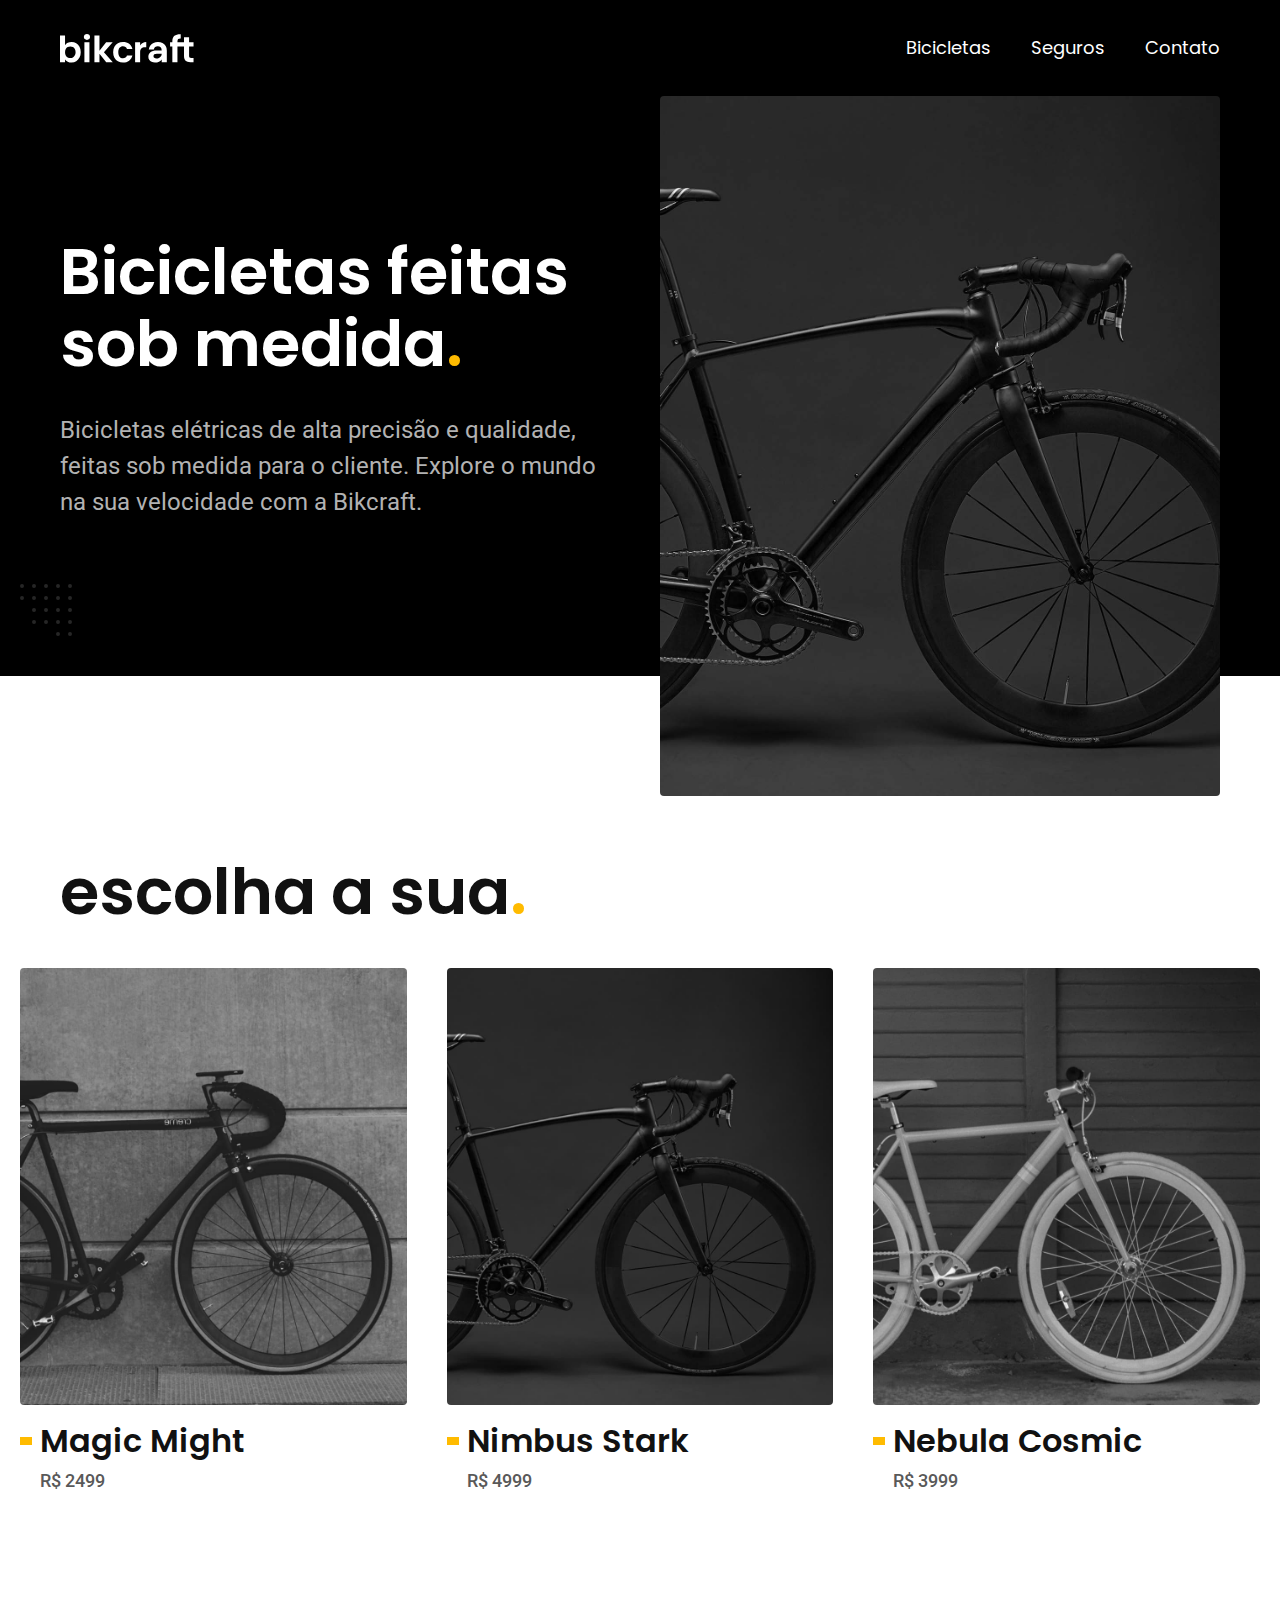
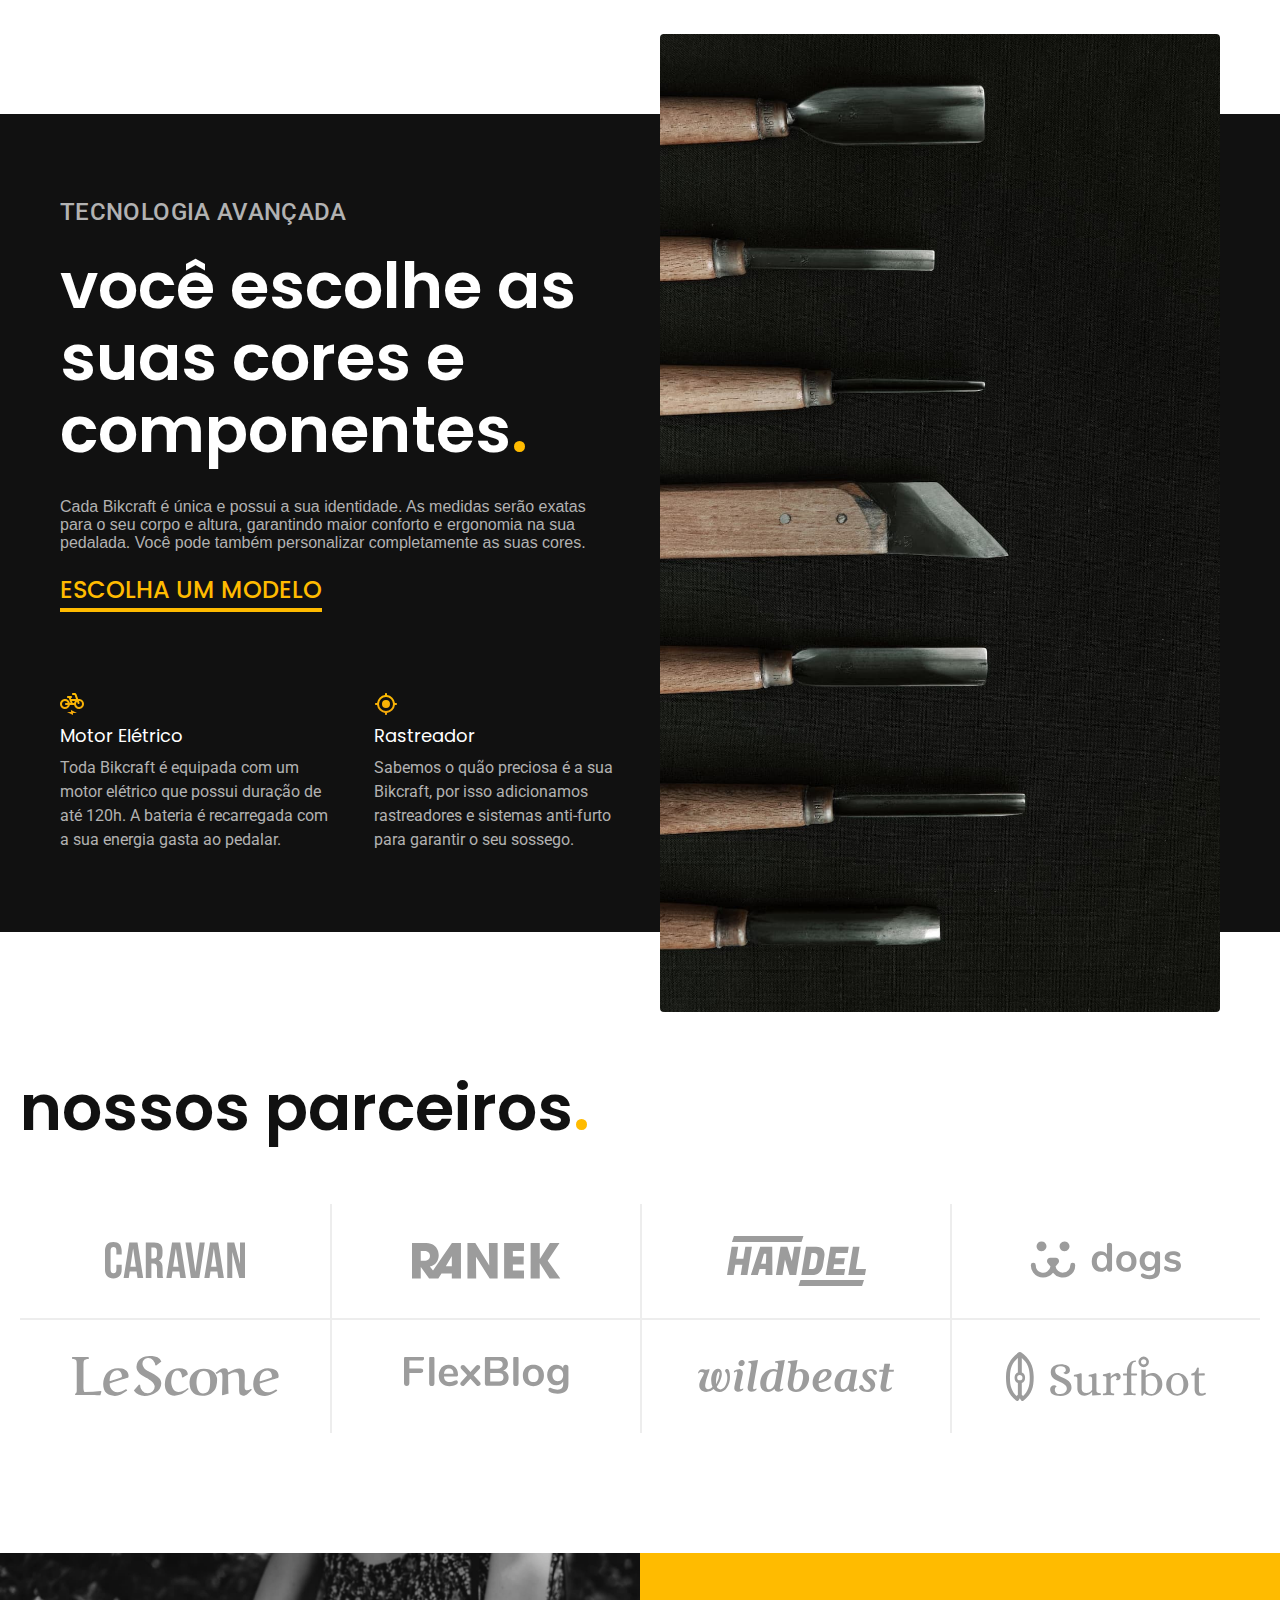
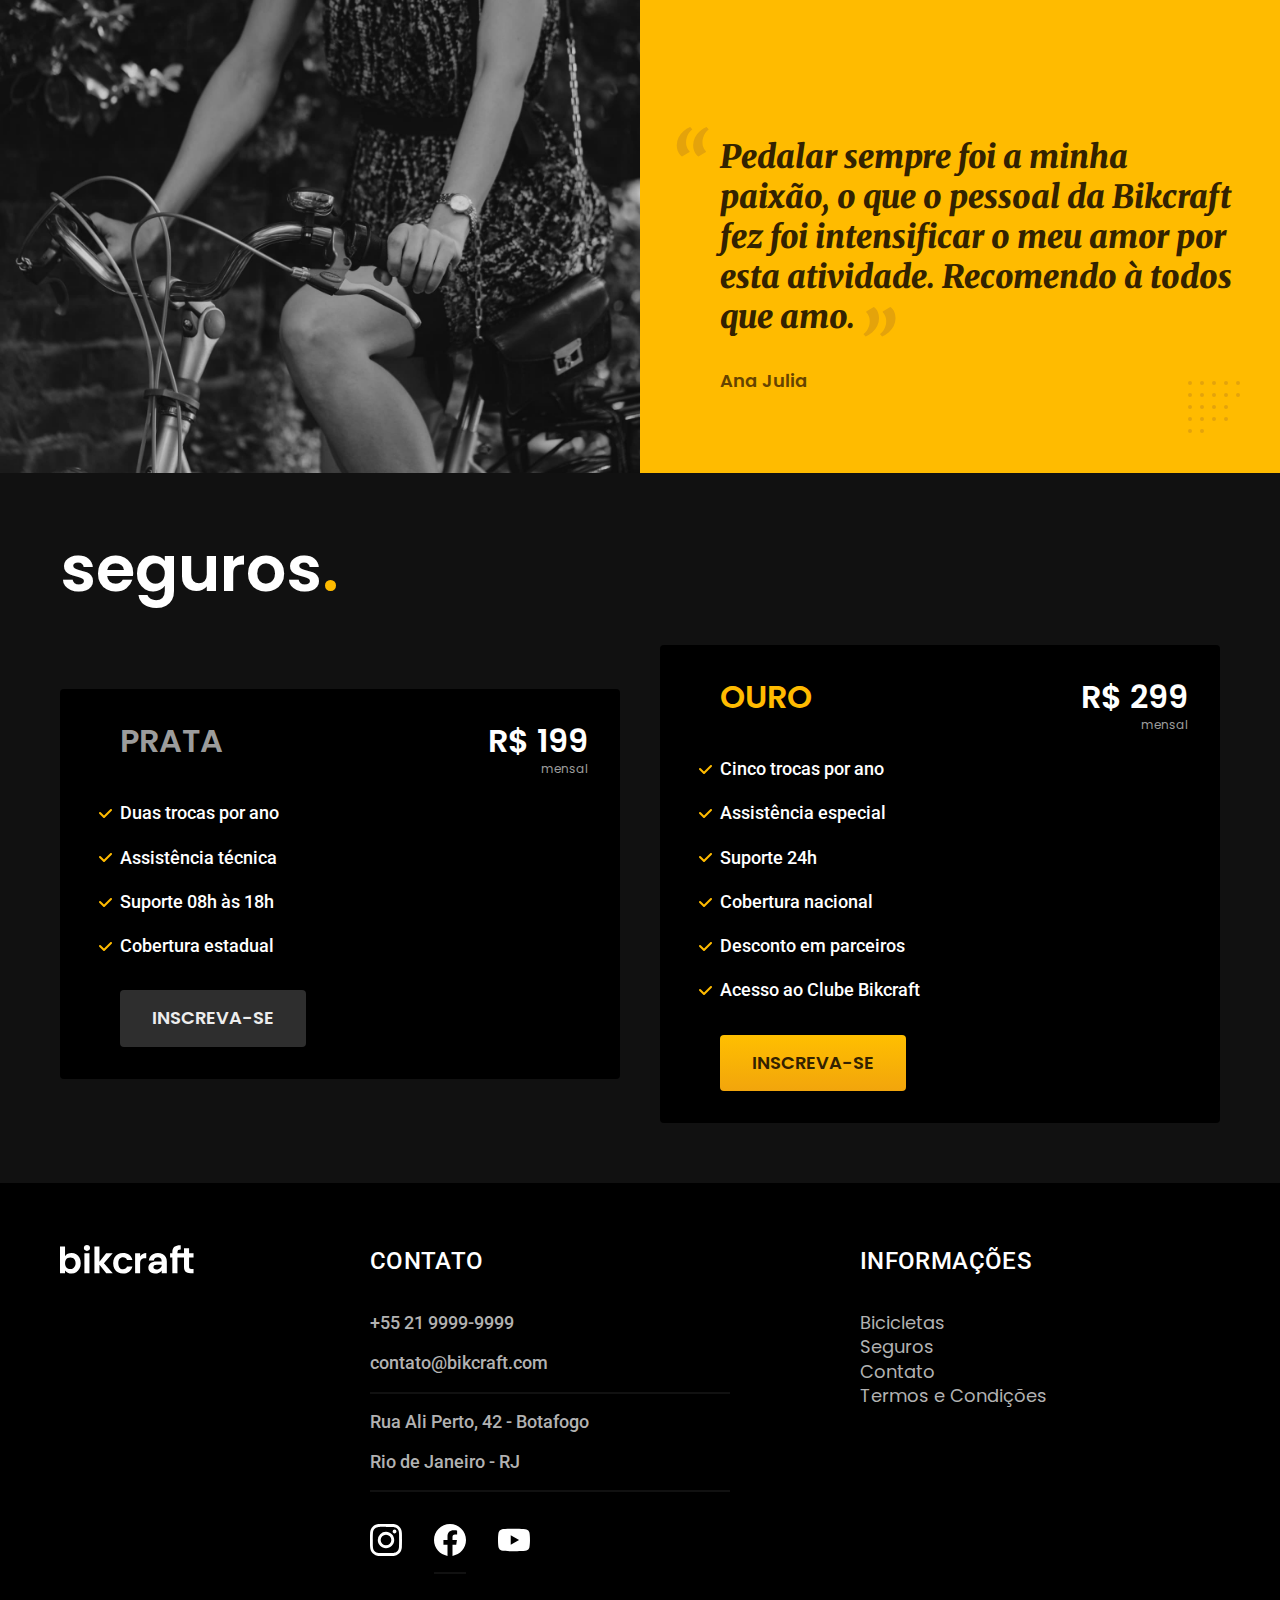
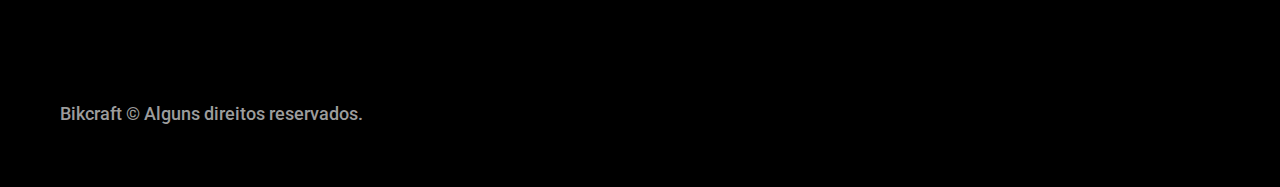
<file: index.html>
<!DOCTYPE html>
<html lang="pt-BR">

<head>
  <meta charset="UTF-8">
  <meta name="viewport" content="width=device-width, initial-scale=1.0">
  <title>Bikcraft - Bicicletas Elétricas</title>
  <meta name="description" content="Bicicletas elétricas de alta precisão e qualidade,  feitas sob medida para o cliente. Explore o mundo na sua velocidade com a Bikcraft.">

  <link rel="icon" href="./img/favicon.svg" type="image/svg+xml">
  <link rel="preload" href="./css/style.min.css" as="style">
  <link rel="stylesheet" href="./css/style.min.css">
  <link rel="preconnect" href="https://fonts.googleapis.com">
  <link rel="preconnect" href="https://fonts.gstatic.com" crossorigin>
  <link href="https://fonts.googleapis.com/css2?family=Merriweather:ital,wght@1,900&family=Poppins:wght@400;600&family=Roboto:wght@400;500&display=swap" rel="stylesheet">

  <script>document.documentElement.classList.add('js');</script>
</head>

<body>
  <header class="header-bg">
    <div class="header container">
      <a href="./">
        <img src="./img/bikcraft.svg" width="136" height="32" alt="Bikcraft Logo"">
    </a>

    <nav aria-label=" primaria">
        <ul class="header-menu cor-0 font-1-m">
          <li><a href="./bicicletas.html">Bicicletas</a></li>
          <li><a href="./seguros.html">Seguros</a></li>
          <li><a href="./contato.html">Contato</a></li>
        </ul>
        </nav>
    </div>
  </header>

  <main class="introducao-bg">
    <div class="introducao container">
      <div class="introducao-conteudo">
        <h1 class="font-1-xxl fadeInDown" data-anime="200">Bicicletas feitas sob medida<span class="cor-p1">.</span></h1>
        <p class="font-2-l fadeInDown" data-anime="400">Bicicletas elétricas de alta precisão e qualidade, feitas sob medida para o cliente. Explore o mundo na sua velocidade com a Bikcraft.</p>
        <a href="./bicicletas.html" class="botao" data-anime="600 fadeInDown">Selecione a sua</a>
      </div>
      <picture class="introducao-imagem fadeInDown" data-anime="800">
        <source media="(max-width: 800px)" srcset="./img/bicicletas/nimbus.jpg">
        <img src="./img/fotos/introducao.jpg" width="1280" height="1600" alt="Bicicleta elétrica preta.">
      </picture>
    </div>
  </main>

  <article class="bicicleta-lista">
    <h2 class="font-1-xxl container">escolha a sua<span class="cor-p1">.</span></h2>
    <ul>
      <li>
        <a href="./bicicletas/magic.html">
          <img src="./img/bicicletas/magic-home.jpg" width="920" height="1040" alt="Bicicleta preta">
          <h3 class="font-1-xl">Magic Might</h3>
          <span class="font-2-m cor-8">R$ 2499</span>
        </a>
      </li>

      <li>
        <a href="./bicicletas/nimbus.html">
          <img src="./img/bicicletas/nimbus-home.jpg" width="920" height="1040" alt="Bicicleta preta">
          <h3 class="font-1-xl">Nimbus Stark</h3>
          <span class="font-2-m cor-8">R$ 4999</span>
        </a>
      </li>

      <li>
        <a href="./bicicletas/nebula.html">
          <img src="./img/bicicletas/nebula-home.jpg" width="920" height="1040" alt="Bicicleta branca">
          <h3 class="font-1-xl">Nebula Cosmic</h3>
          <span class="font-2-m cor-8">R$ 3999</span>
        </a>
      </li>
    </ul>
  </article>

  <article class="tecnologia-bg">
    <div class="tecnologia container">
      <div class="tecnologia-conteudo">
        <span class="font-2-l-b">Tecnologia Avançada</span>
        <h2 class="font-1-xxl cor-0">você escolhe as suas cores e componentes<span class="cor-p1">.</span></h2>
        <p font-2-l>Cada Bikcraft é única e possui a sua identidade. As medidas serão exatas para o seu corpo e altura, garantindo maior conforto e ergonomia na sua pedalada. Você pode também personalizar completamente as suas cores.</p>
        <a class="link" href="./bicicletas.html">Escolha um modelo</a>
        <ul class="tecnologia-vantagens">
          <li>
            <img src="./img/icones/eletrica.svg" width="32" height="32" alt="">
            <h3 class="cor-0 font-1-m">Motor Elétrico</h3>
            <p class="font-2-s">Toda Bikcraft é equipada com um motor elétrico que possui duração de até 120h. A bateria é recarregada com a sua energia gasta ao pedalar.</p>
          </li>
          <li>
            <img src="./img/icones/rastreador.svg" width="32" height="32" alt="">
            <h3 class="cor-0 font-1-m">Rastreador</h3>
            <p class="font-2-s">Sabemos o quão preciosa é a sua Bikcraft, por isso adicionamos rastreadores e sistemas anti-furto para garantir o seu sossego.</p>
          </li>
        </ul>
      </div>
      <div class="tecnologia-imagem">
        <img src="./img/fotos/tecnologia.jpg" width="1200" height="1920" alt="">
      </div>
    </div>
  </article>

  <section class="parceiros" aria-label="Nossos Parceiros">
    <h2 class="font-1-xxl cor-11">nossos parceiros<span class="cor-p1">.</span></h2>
    <ul class="container">
      <li><img src="./img/parceiros/caravan.svg" width="140" height="38" alt=""></li>
      <li><img src="./img/parceiros/ranek.svg" width="149" height="36" alt=""></li>
      <li><img src="./img/parceiros/handel.svg" width="139" height="50" alt=""></li>
      <li><img src="./img/parceiros/dogs.svg" width="152" height="39" alt=""></li>
      <li><img src="./img/parceiros/lescone.svg" width="208" height="41" alt=""></li>
      <li><img src="./img/parceiros/flexblog.svg" width="165" height="38" alt=""></li>
      <li><img src="./img/parceiros/wildbeast.svg" width="196" height="34" alt=""></li>
      <li><img src="./img/parceiros/surfbot.svg" width="200" height="49" alt=""></li>
    </ul>
  </section>

  <section class="depoimento" aria-label="Depoimento">
    <div>
      <img src="./img/fotos/depoimento.jpg" width="1560" height="1360" alt="Pessoa pedalando">
    </div>
    <div class="depoimento-conteudo">
      <blockquote class="font-1-xl cor-p5">
        <p>Pedalar sempre foi a minha paixão, o que o pessoal da Bikcraft fez foi intensificar o meu amor por esta atividade. Recomendo à todos que amo.</p>
      </blockquote>
      <span class="font-1-m-b cor-p4">Ana Julia</span>
    </div>
  </section>

  <article class="seguros-bg">
    <div class="seguros container">
      <h2 class="font-1-xxl cor-0">seguros<span class="cor-p1">.</span></h2>
      <div class="seguros-item">
        <h3 class="font-1-xl cor-6">PRATA</h3>
        <span class="cor-0 font-1-xl">R$ 199 <span class="font-1-xs cor-6">mensal</span></span>
        <ul class="font-2-m cor-0">
          <li>Duas trocas por ano</li>
          <li>Assistência técnica</li>
          <li>Suporte 08h às 18h</li>
          <li>Cobertura estadual</li>
        </ul>
        <a href="./orcamento.html" class="botao secundario">Inscreva-se</a>
      </div>

      <div class="seguros-item">
        <h3 class="font-1-xl cor-p1">OURO</h3>
        <span class="cor-0 font-1-xl">R$ 299 <span class="font-1-xs cor-6">mensal</span></span>
        <ul class="font-2-m cor-0">
          <li>Cinco trocas por ano</li>
          <li>Assistência especial</li>
          <li>Suporte 24h</li>
          <li>Cobertura nacional</li>
          <li>Desconto em parceiros</li>
          <li>Acesso ao Clube Bikcraft</li>
        </ul>
        <a href="./orcamento.html" class="botao">Inscreva-se</a>
      </div>
    </div>
  </article>

  <footer class="footer-bg">
    <div class="footer container">
      <img src="./img/bikcraft.svg" width="136" height="32" alt="">
      <div class="footer-contato">
        <h3 class="font-2-l-b cor-0">Contato</h3>
        <ul class="font-2-m cor-5">
          <li><a href="tel:+552199999999">+55 21 9999-9999</a></li>
          <li><a href="mailto:contato@bikcraft.com">contato@bikcraft.com</a></li>
          <li>
            <p>Rua Ali Perto, 42 - Botafogo</p>
          </li>
          <li>
            <p>Rio de Janeiro - RJ</p>
          </li>
        </ul>
        <ul class="footer-redes">
          <li><a href=""><img src="./img/redes/instagram.svg" alt="Instagram" width="32" height="32"></a></li>
          <li><a href=""><img src="./img/redes/facebook.svg" alt="Facebook" width="32" height="32"></a></li>
          <li><a href=""><img src="./img/redes/youtube.svg" alt="Youtube" width="32" height="32"></a></li>
        </ul>
      </div>
      <div class="footer-informações">
        <h3 class="font-2-l-b cor-0">Informações</h3>
        <nav aria-label="secundario">
          <ul class="font-1-m cor-5">
            <li><a href="./bicicletas.html">Bicicletas</a></li>
            <li><a href="./seguros.html">Seguros</a></li>
            <li><a href="./contato.html">Contato</a></li>
            <li><a href="./termos.html">Termos e Condições</a></li>
          </ul>
        </nav>
      </div>
      <p class="font-2-m cor-6 footer-copy">Bikcraft © Alguns direitos reservados.</p>
    </div>
  </footer>

  <script src="./js/plugins/simple-anime.js"></script>
  <script src="./js/script.js"></script>
</body>

</html>
</file>
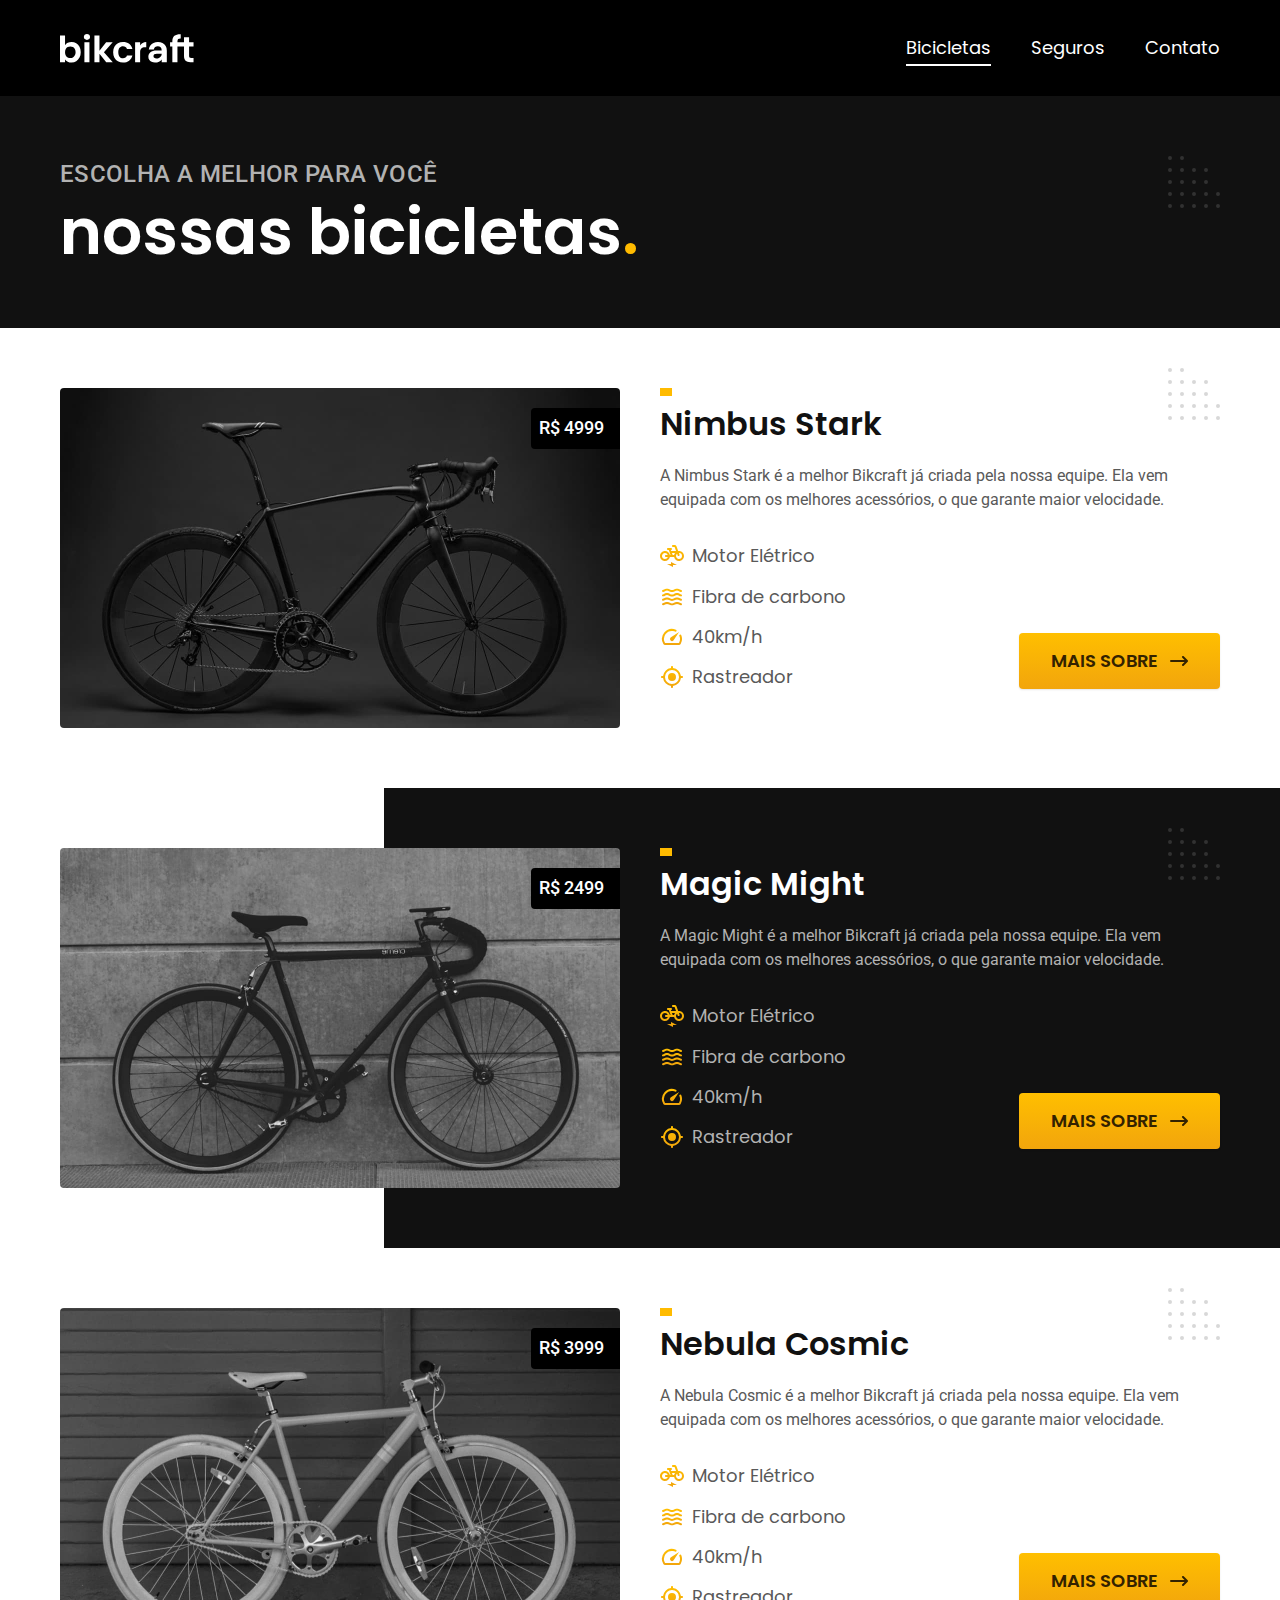
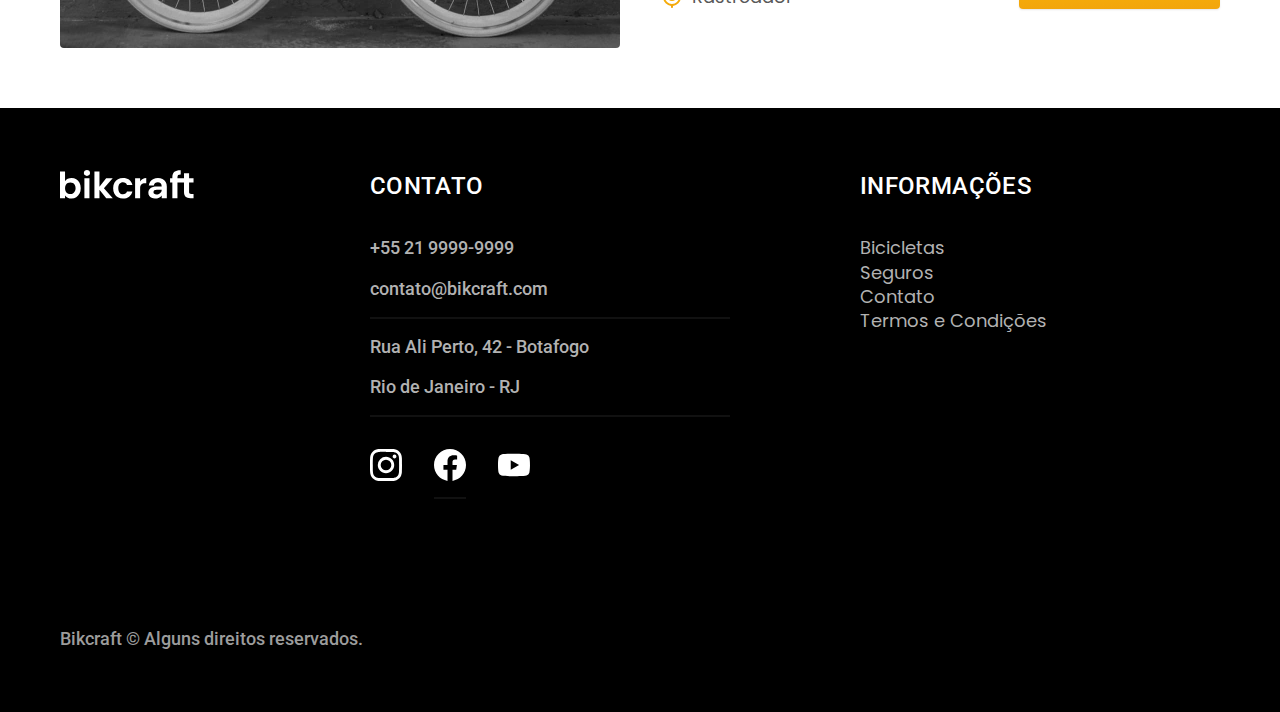
<file: bicicletas.html>
<!DOCTYPE html>
<html lang="pt-BR">

<head>
  <meta charset="UTF-8">
  <meta name="viewport" content="width=device-width, initial-scale=1.0">
  <title>Bicicletas | Bikcraft - Bicicletas</title>
  <meta name="description" content="Bicicletas elétricas.">
  <link rel="icon" href="./img/favicon.svg" type="image/svg+xml">
  <link rel="preload" href="./css/style.min.css" as="style">
  <link rel="stylesheet" href="./css/style.min.css">
  <link rel="preconnect" href="https://fonts.googleapis.com">
  <link rel="preconnect" href="https://fonts.gstatic.com" crossorigin>
  <link href="https://fonts.googleapis.com/css2?family=Merriweather:ital,wght@1,900&family=Poppins:wght@400;600&family=Roboto:wght@400;500&display=swap" rel="stylesheet">
  <script>document.documentElement.classList.add('js');</script>
</head>

<body id="bicicletas">
  <header class="header-bg">
    <div class="header container">
      <a href="./">
        <img src="./img/bikcraft.svg" alt="Bikcraft Logo" width="136" height="32">
      </a>

      <nav aria-label=" primaria">
        <ul class="header-menu cor-0 font-1-m">
          <li><a href="./bicicletas.html">Bicicletas</a></li>
          <li><a href="./seguros.html">Seguros</a></li>
          <li><a href="./contato.html">Contato</a></li>
        </ul>
      </nav>
    </div>
  </header>

  <main>
    <div class="titulo-bg">
      <div class="titulo container">
        <p class="font-2-l-b cor-5">Escolha a melhor para você</p>
        <h1 class="font-1-xxl cor-0">nossas bicicletas<span class="cor-p1">.</span></h1>
      </div>
    </div>

    <div class="bicicletas container">
      <div class="bicicletas-imagem">
        <img src="./img/bicicletas/nimbus.jpg" alt="Bicicleta preta" width="1120" height="680">
        <span class="font-2-m cor-0">R$ 4999</span>
      </div>
      <div class="bicicletas-conteudo">
        <h2 class="font-1-xl">Nimbus Stark</h2>
        <p class="font-2-s cor-8">A Nimbus Stark é a melhor Bikcraft já criada pela nossa equipe. Ela vem equipada com os melhores acessórios, o que garante maior velocidade.</p>
        <ul class="font-1-m cor-8">
          <li>
            <img src="./img/icones/eletrica.svg" alt="" width="32" height="32">
            Motor Elétrico
          </li>
          <li>
            <img src="./img/icones/carbono.svg" alt="" width="32" height="32">
            Fibra de carbono
          </li>
          <li>
            <img src="./img/icones/velocidade.svg" alt="" width="32" height="32">
            40km/h
          </li>
          <li>
            <img src="./img/icones/rastreador.svg" alt="" width="32" height="32">
            Rastreador
          </li>
        </ul>
        <a href="./bicicletas/nimbus.html" class="botao seta">Mais sobre</a>
      </div>
    </div>

    <div class="bicicletas-bg">
      <div class="bicicletas container">
        <div class="bicicletas-imagem">
          <img src="./img/bicicletas/magic.jpg" alt="Bicicleta preta" width="1120" height="680">
          <span class="font-2-m cor-0">R$ 2499</span>
        </div>
        <div class="bicicletas-conteudo">
          <h2 class="font-1-xl cor-0">Magic Might</h2>
          <p class="font-2-s cor-5">A Magic Might é a melhor Bikcraft já criada pela nossa equipe. Ela vem equipada com os melhores acessórios, o que garante maior velocidade.</p>
          <ul class="font-1-m cor-5">
            <li>
              <img src="./img/icones/eletrica.svg" alt="" width="32" height="32">
              Motor Elétrico
            </li>
            <li>
              <img src="./img/icones/carbono.svg" alt="" width="32" height="32">
              Fibra de carbono
            </li>
            <li>
              <img src="./img/icones/velocidade.svg" alt="" width="32" height="32">
              40km/h
            </li>
            <li>
              <img src="./img/icones/rastreador.svg" alt="" width="32" height="32">
              Rastreador
            </li>
          </ul>
          <a href="./bicicletas/magic.html" class="botao seta">Mais sobre</a>
        </div>
      </div>
    </div>

    <div class="bicicletas container">
      <div class="bicicletas-imagem">
        <img src="./img/bicicletas/nebula.jpg" alt="Bicicleta branca" width="1120" height="680">
        <span class="font-2-m cor-0">R$ 3999</span>
      </div>
      <div class="bicicletas-conteudo">
        <h2 class="font-1-xl">Nebula Cosmic</h2>
        <p class="font-2-s cor-8">A Nebula Cosmic é a melhor Bikcraft já criada pela nossa equipe. Ela vem equipada com os melhores acessórios, o que garante maior velocidade.</p>
        <ul class="font-1-m cor-8">
          <li>
            <img src="./img/icones/eletrica.svg" alt="" width="32" height="32">
            Motor Elétrico
          </li>
          <li>
            <img src="./img/icones/carbono.svg" alt="" width="32" height="32">
            Fibra de carbono
          </li>
          <li>
            <img src="./img/icones/velocidade.svg" alt="" width="32" height="32">
            40km/h
          </li>
          <li>
            <img src="./img/icones/rastreador.svg" alt="" width="32" height="32">
            Rastreador
          </li>
        </ul>
        <a href="./bicicletas/nebula.html" class="botao seta">Mais sobre</a>
      </div>
    </div>

  </main>

  <footer class="footer-bg">
    <div class="footer container">
      <img src="./img/bikcraft.svg" alt="" width="136" height="32">
      <div class="footer-contato">
        <h3 class="font-2-l-b cor-0">Contato</h3>
        <ul class="font-2-m cor-5">
          <li><a href="tel:+552199999999">+55 21 9999-9999</a></li>
          <li><a href="mailto:contato@bikcraft.com">contato@bikcraft.com</a></li>
          <li>
            <p>Rua Ali Perto, 42 - Botafogo</p>
          </li>
          <li>
            <p>Rio de Janeiro - RJ</p>
          </li>
        </ul>
        <ul class="footer-redes">
          <li><a href=""><img src="./img/redes/instagram.svg" alt="Instagram" width="32" height="32"></a></li>
          <li><a href=""><img src="./img/redes/facebook.svg" alt="Facebook" width="32" height="32"></a></li>
          <li><a href=""><img src="./img/redes/youtube.svg" alt="Youtube" width="32" height="32"></a></li>
        </ul>
      </div>
      <div class="footer-informações">
        <h3 class="font-2-l-b cor-0">Informações</h3>
        <nav aria-label="secundario">
          <ul class="font-1-m cor-5">
            <li><a href="./bicicletas.html">Bicicletas</a></li>
            <li><a href="./seguros.html">Seguros</a></li>
            <li><a href="./contato.html">Contato</a></li>
            <li><a href="./termos.html">Termos e Condições</a></li>
          </ul>
        </nav>
      </div>
      <p class="font-2-m cor-6 footer-copy">Bikcraft © Alguns direitos reservados.</p>
    </div>
  </footer>

  <script src="./js/script.js"></script>
</body>

</html>
</file>
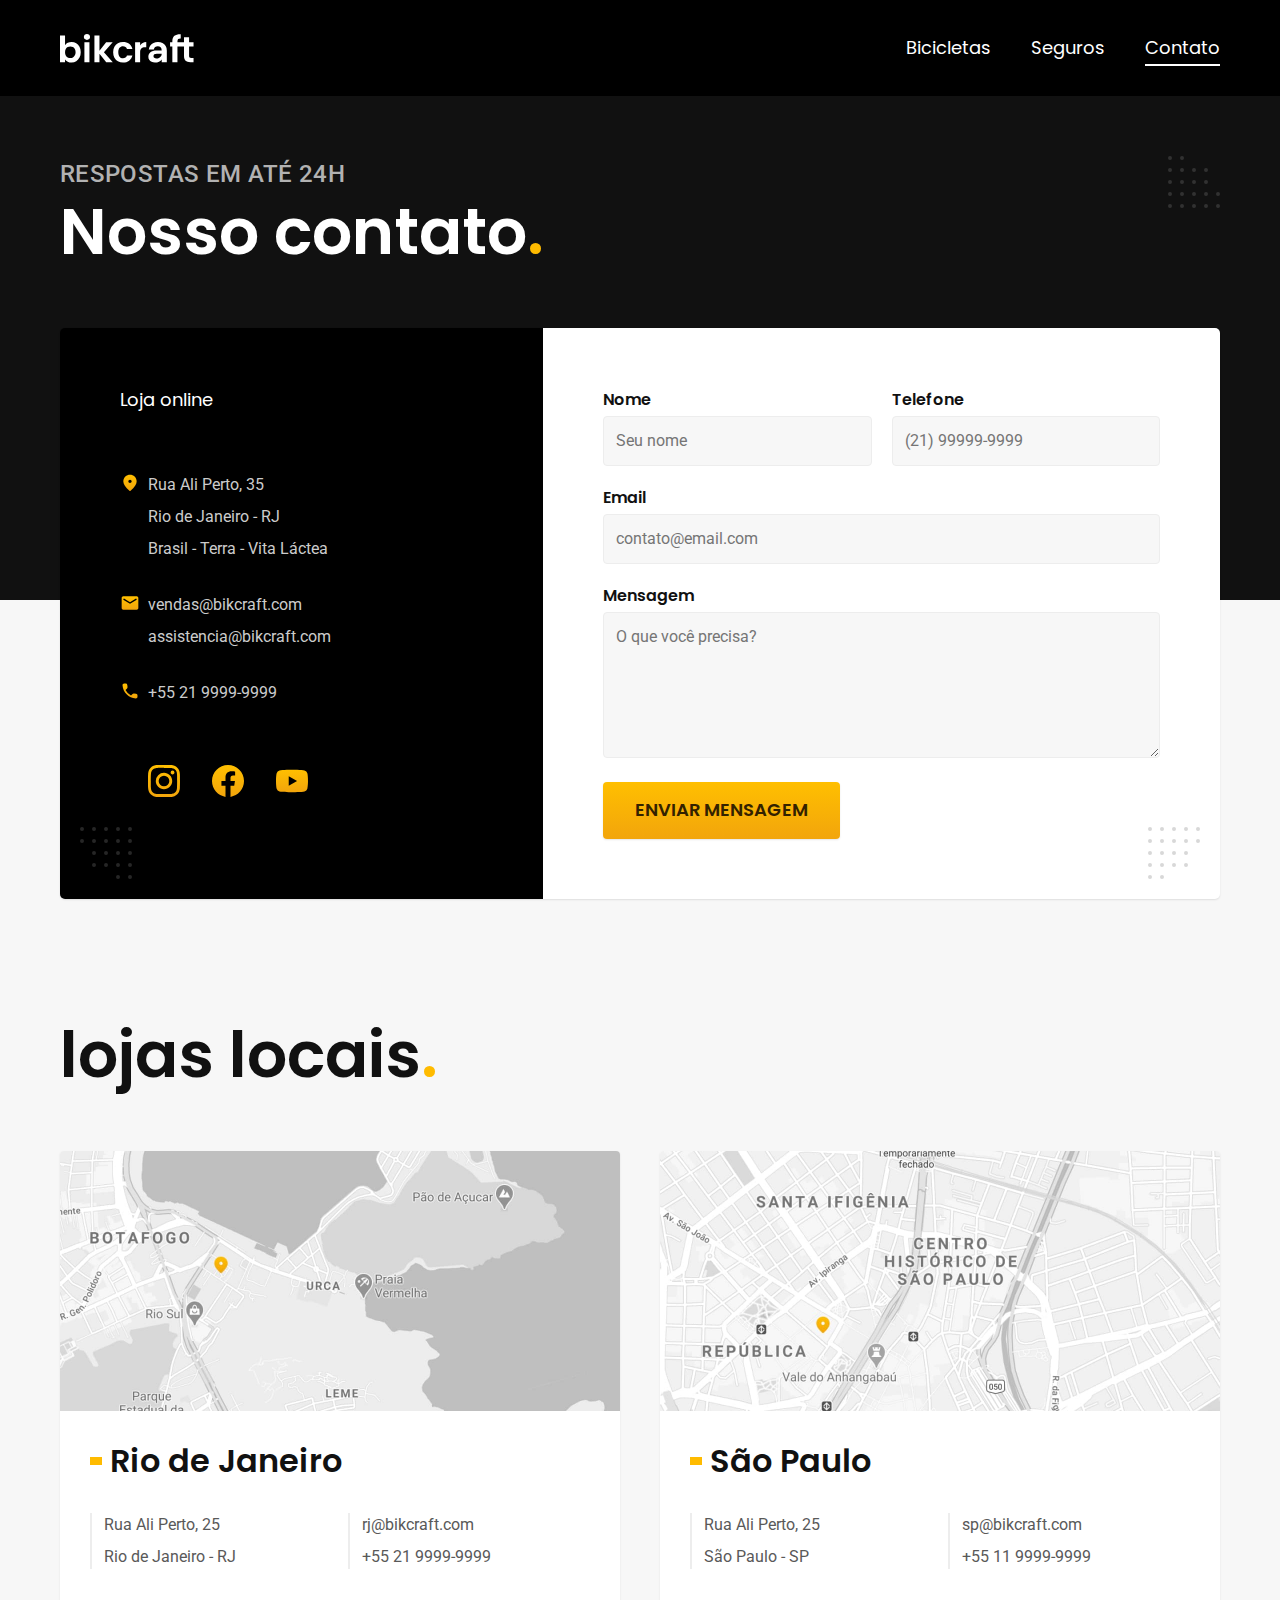
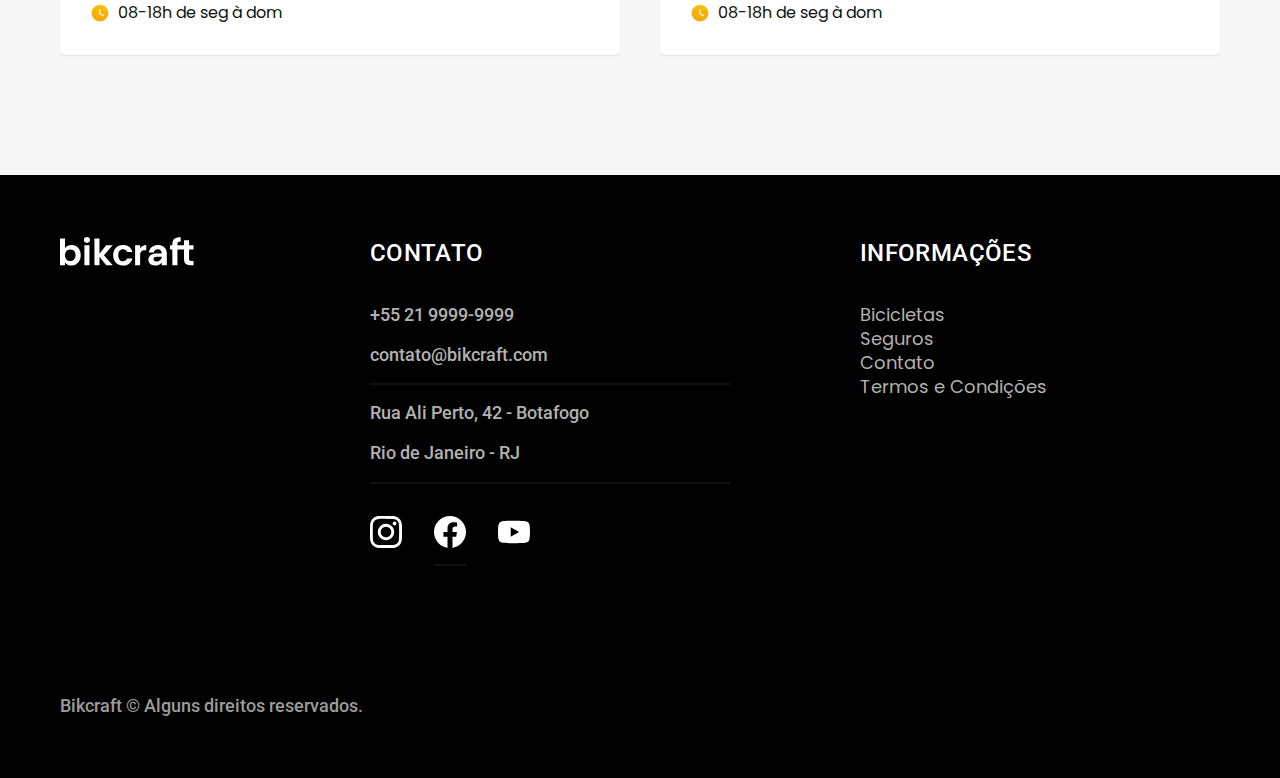
<file: contato.html>
<!DOCTYPE html>
<html lang="pt-BR">

<head>
  <meta charset="UTF-8">
  <meta name="viewport" content="width=device-width, initial-scale=1.0">
  <title>Contato | Bikcraft</title>
  <meta name="description" content="Contato.">
  <link rel="icon" href="./img/favicon.svg" type="image/svg+xml">
  <link rel="preload" href="./css/style.min.css" as="style">
  <link rel="stylesheet" href="./css/style.min.css">
  <link rel="preconnect" href="https://fonts.googleapis.com">
  <link rel="preconnect" href="https://fonts.gstatic.com" crossorigin>
  <link href="https://fonts.googleapis.com/css2?family=Merriweather:ital,wght@1,900&family=Poppins:wght@400;600&family=Roboto:wght@400;500&display=swap" rel="stylesheet">
  <script>document.documentElement.classList.add('js');</script>
</head>

<body id="contato">
  <header class="header-bg">
    <div class="header container">
      <a href="./">
        <img src="./img/bikcraft.svg" alt="Bikcraft Logo" width="136" height="32">
      </a>

      <nav aria-label=" primaria">
        <ul class="header-menu cor-0 font-1-m">
          <li><a href="./bicicletas.html">Bicicletas</a></li>
          <li><a href="./seguros.html">Seguros</a></li>
          <li><a href="./contato.html">Contato</a></li>
        </ul>
      </nav>
    </div>
  </header>

  <main>
    <div class="titulo-bg">
      <div class="titulo container">
        <p class="font-2-l-b cor-5">Respostas em até 24h</p>
        <h1 class="font-1-xxl cor-0">Nosso contato<span class="cor-p1">.</span></h1>
      </div>
    </div>

    <div class="contato container">
      <section aria-label="Endereço" class="contato-dados">
        <h2 class="font-1-m cor-0">Loja online</h2>
        <div class="contato-endereco font-2-s cor-4">
          <p>Rua Ali Perto, 35</p>
          </p>Rio de Janeiro - RJ</p>
          </p>Brasil - Terra - Vita Láctea</p>
        </div>
        <address class="contato-meios font-2-s cor-4">
          <a href="mailto:vendas@bikcraft.com">vendas@bikcraft.com</a>
          <a href="mailto:assistencia@bikcraft.com">assistencia@bikcraft.com</a>
          <a href="tel:+552199999999">+55 21 9999-9999</a>
        </address>
        <div class="contato-redes">
          <a href=""><img src="./img/redes/instagram-p.svg" alt="Instagram" width="32" height="32"></a>
          <a href=""><img src="./img/redes/facebook-p.svg" alt="Facebook" width="32" height="32"></a>
          <a href=""><img src="./img/redes/youtube-p.svg" alt="Youtube" width="32" height="32"></a>
        </div>
      </section>

      <section aria-label="Formulario" class="contato-formulario">
        <form action="./contato.html" class="form">
          <div>
            <label for="nome">Nome</label>
            <input type="text" id="nome" name="nome" placeholder="Seu nome">
          </div>
          <div>
            <label for="telefone">Telefone</label>
            <input type="text" id="telefone" name="telefone" placeholder="(21) 99999-9999">
          </div>
          <div class="col-2">
            <label for="email">Email</label>
            <input type="email" id="email" name="email" placeholder="contato@email.com">
          </div>
          <div class="col-2">
            <label for="mensagem">Mensagem</label>
            <textarea rows="5" id="mensagem" name="mensagem" placeholder="O que você precisa?"></textarea>
          </div>
          <button class="botao col-2">Enviar mensagem</button>
        </form>
      </section>
    </div>
  </main>

  <article class="lojas container">
    <h2 class="font-1-xxl">lojas locais<span class="cor-p1">.</span></h2>
    <div class="lojas-item">
      <img src="./img/lojas/rj.jpg" alt="mapa marcando o endereço em Rua Ali Perto, 25 - Rio de Janeiro - RJ" width="1120" height="520">
      <div class="lojas-conteudo">
        <h3 class="font-1-xl">Rio de Janeiro</h3>
        <div class="lojas-dados font-2-s cor-8">
          <p>Rua Ali Perto, 25</p>
          <p>Rio de Janeiro - RJ</p>
        </div>
        <div class="lojas-dados font-2-s cor-8">
          <a href="mailto:rj@bikcraft.com">rj@bikcraft.com</a>
          <a href="tel:+552199999999">+55 21 9999-9999</a>
        </div>
        <p class="lojas-tempo font-1-s"><img src="./img/icones/horario.svg" alt="" width="20" height="20">08-18h de seg à dom</p>
      </div>
    </div>

    <div class="lojas-item">
      <img src="./img/lojas/sp.jpg" alt="mapa marcando o endereço em Rua Ali Perto, 25 - São Paulo - SP" width="1120" height="520">
      <div class="lojas-conteudo">
        <h3 class="font-1-xl">São Paulo</h3>
        <div class="lojas-dados font-2-s cor-8">
          <p>Rua Ali Perto, 25</p>
          <p>São Paulo - SP</p>
        </div>
        <div class="lojas-dados font-2-s cor-8">
          <a href="mailto:sp@bikcraft.com">sp@bikcraft.com</a>
          <a href="tel:+551199999999">+55 11 9999-9999</a>
        </div>
        <p class="lojas-tempo font-1-s"><img src="./img/icones/horario.svg" alt="" width="20" height="20">08-18h de seg à dom</p>
      </div>
    </div>
  </article>

  <footer class="footer-bg">
    <div class="footer container">
      <img src="./img/bikcraft.svg" alt="">
      <div class="footer-contato">
        <h3 class="font-2-l-b cor-0">Contato</h3>
        <ul class="font-2-m cor-5">
          <li><a href="tel:+552199999999">+55 21 9999-9999</a></li>
          <li><a href="mailto:contato@bikcraft.com">contato@bikcraft.com</a></li>
          <li>
            <p>Rua Ali Perto, 42 - Botafogo</p>
          </li>
          <li>
            <p>Rio de Janeiro - RJ</p>
          </li>
        </ul>
        <ul class="footer-redes">
          <li><a href=""><img src="./img/redes/instagram.svg" alt="Instagram" width="32" height="32"></a></li>
          <li><a href=""><img src="./img/redes/facebook.svg" alt="Facebook" width="32" height="32"></a></li>
          <li><a href=""><img src="./img/redes/youtube.svg" alt="Youtube" width="32" height="32"></a></li>
        </ul>
      </div>
      <div class="footer-informações">
        <h3 class="font-2-l-b cor-0">Informações</h3>
        <nav aria-label="secundario">
          <ul class="font-1-m cor-5">
            <li><a href="./bicicletas.html">Bicicletas</a></li>
            <li><a href="./seguros.html">Seguros</a></li>
            <li><a href="./contato.html">Contato</a></li>
            <li><a href="./termos.html">Termos e Condições</a></li>
          </ul>
        </nav>
      </div>
      <p class="font-2-m cor-6 footer-copy">Bikcraft © Alguns direitos reservados.</p>
    </div>
  </footer>

  <script src="./js/script.js"></script>
</body>

</html>
</file>
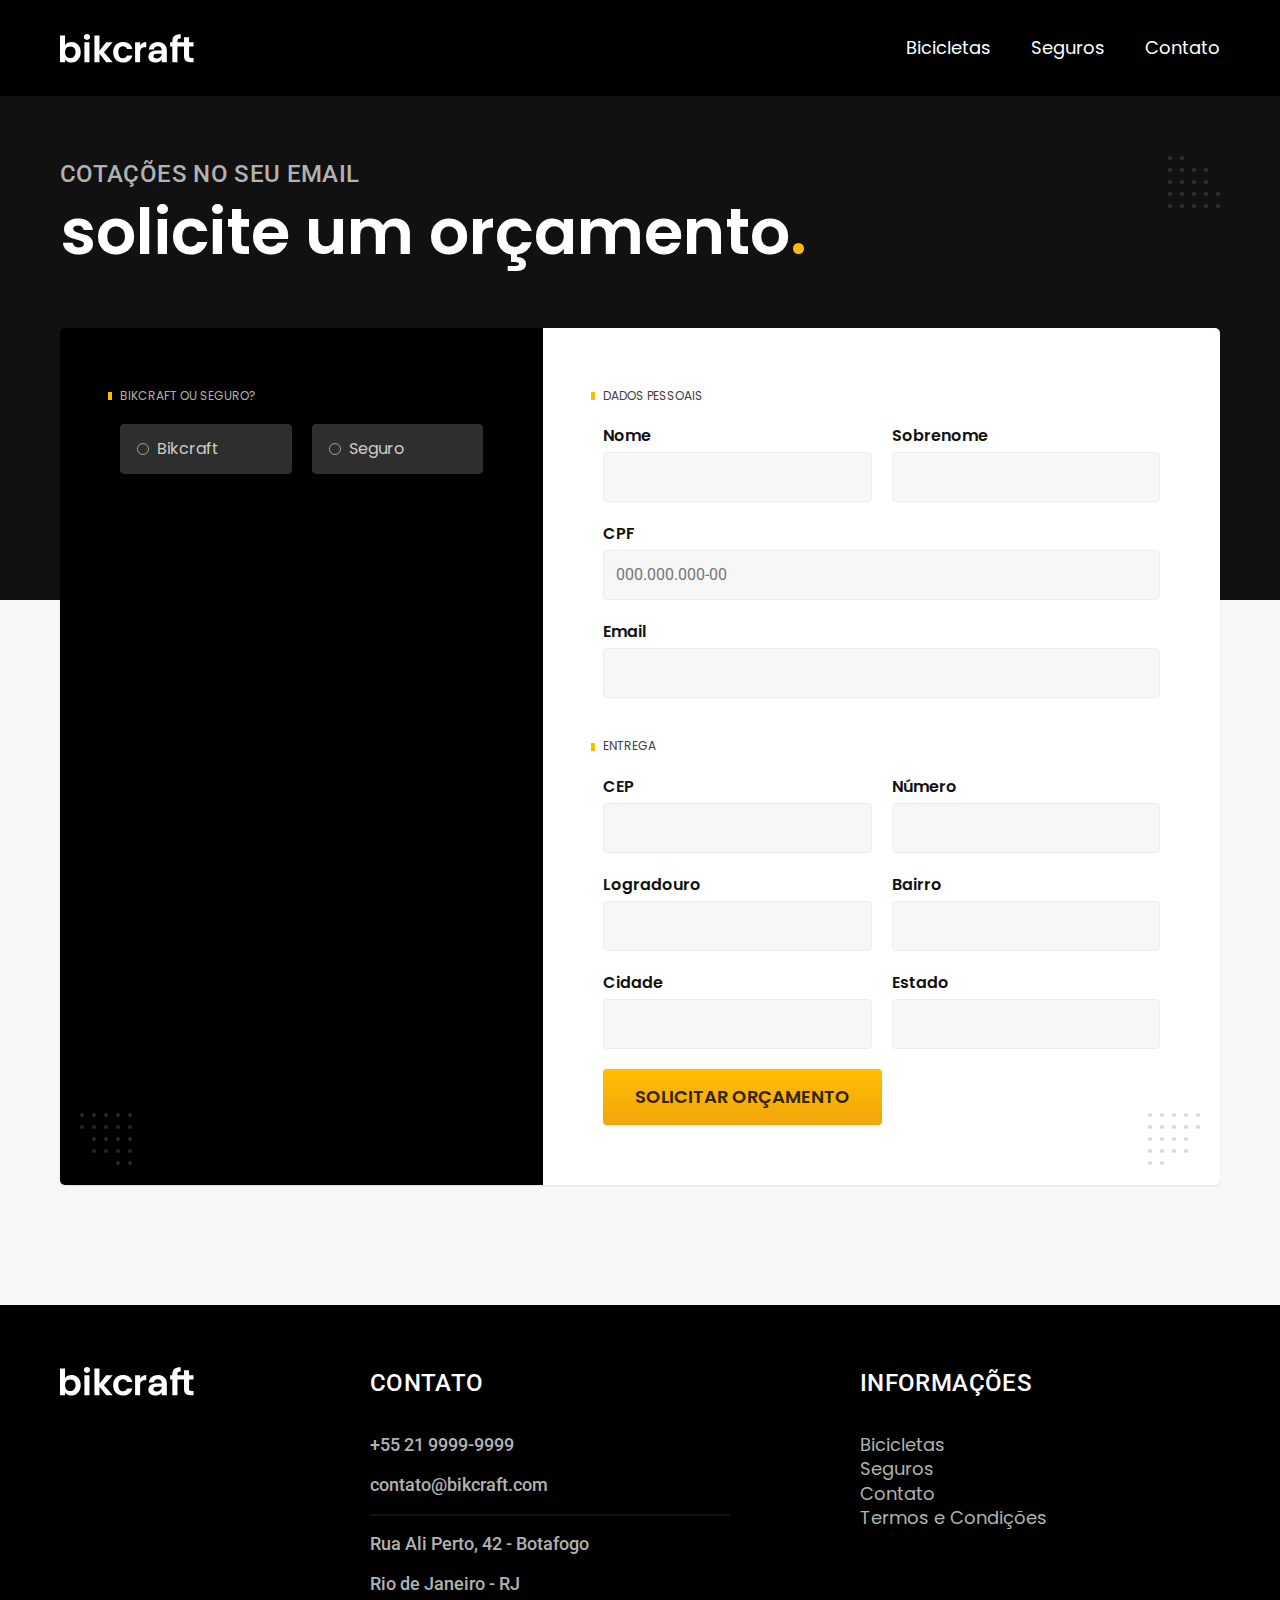
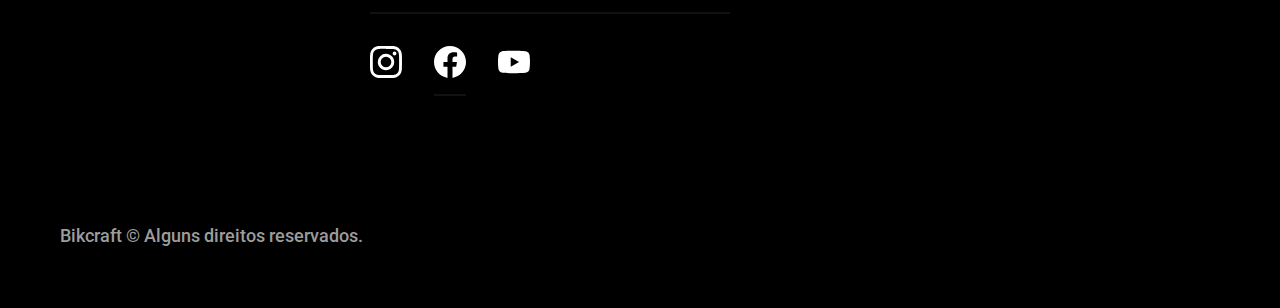
<file: orcamento.html>
<!DOCTYPE html>
<html lang="pt-BR">

<head>
  <meta charset="UTF-8">
  <meta name="viewport" content="width=device-width, initial-scale=1.0">
  <title>Orçamento | Bikcraft</title>
  <meta name="description" content="Orçamento.">
  <link rel="icon" href="./img/favicon.svg" type="image/svg+xml">
  <link rel="preload" href="./css/style.min.css" as="style">
  <link rel="stylesheet" href="./css/style.min.css">
  <link rel="preconnect" href="https://fonts.googleapis.com">
  <link rel="preconnect" href="https://fonts.gstatic.com" crossorigin>
  <link href="https://fonts.googleapis.com/css2?family=Merriweather:ital,wght@1,900&family=Poppins:wght@400;600&family=Roboto:wght@400;500&display=swap" rel="stylesheet">
  <script>document.documentElement.classList.add('js');</script>
</head>

<body id="orcamento">
  <header class="header-bg">
    <div class="header container">
      <a href="./">
        <img src="./img/bikcraft.svg" alt="Bikcraft Logo" width="136" height="32">
      </a>

      <nav aria-label=" primaria">
        <ul class="header-menu cor-0 font-1-m">
          <li><a href="./bicicletas.html">Bicicletas</a></li>
          <li><a href="./seguros.html">Seguros</a></li>
          <li><a href="./contato.html">Contato</a></li>
        </ul>
      </nav>
    </div>
  </header>

  <main>
    <div class="titulo-bg">
      <div class="titulo container">
        <p class="font-2-l-b cor-5">COTAÇÕES NO SEU EMAIL</p>
        <h1 class="font-1-xxl cor-0">solicite um orçamento<span class="cor-p1">.</span></h1>
      </div>
    </div>

    <form class="orcamento container" action="./orcamento.html">
      <div class="orcamento-produto">
        <h2 class="font-1-xs cor-5">Bikcraft ou Seguro?</h2>

        <input type="radio" name="tipo" value="bikcraft" id="bikcraft">
        <label for="bikcraft">Bikcraft</label>

        <input type="radio" name="tipo" value="seguro" id="seguro">
        <label for="seguro">Seguro</label>

        <div class="orcamento-conteudo" id="orcamento-bikcraft">
          <h2 class="font-1-xs cor-5">Escolha a sua</h2>

          <input type="radio" name="produto" value="nimbus" id="nimbus">
          <label for="nimbus">Nimbus Stark <span>R$ 4999</span></label>
          <div class="orcamento-detalhes">
            <ul class="font-1-xs cor-8">
              <li><img src="./img/icones/eletrica.svg" alt="" width="32" height="32"> Motor Elétrico</li>
              <li><img src="./img/icones/carbono.svg" alt="" width="32" height="32"> Fibra de Carbono</li>
              <li><img src="./img/icones/velocidade.svg" alt="" width="32" height="32"> 50 km/h</li>
              <li><img src="./img/icones/rastreador.svg" alt="" width="32" height="32"> Rastreador</li>
            </ul>
            <img src="./img/bicicletas/nimbus.jpg" alt="Bicicleta preta" width="1120" height="680">
          </div>

          <input type="radio" name="produto" value="magic" id="magic">
          <label for="magic">Magic Might <span>R$ 2499</span></label>
          <div class="orcamento-detalhes">
            <ul class="font-1-xs cor-8">
              <li><img src="./img/icones/eletrica.svg" alt="" width="32" height="32"> Motor Elétrico</li>
              <li><img src="./img/icones/carbono.svg" alt="" width="32" height="32"> Fibra de Carbono</li>
              <li><img src="./img/icones/velocidade.svg" alt="" width="32" height="32"> 45 km/h</li>
              <li><img src="./img/icones/rastreador.svg" alt="" width="32" height="32"> Rastreador</li>
            </ul>
            <img src="./img/bicicletas/magic.jpg" alt="Bicicleta preta" width="1120" height="680">
          </div>

          <input type="radio" name="produto" value="nebula" id="nebula">
          <label for="nebula">Nebula Cosmic <span>R$ 3999</span></label>
          <div class="orcamento-detalhes">
            <ul class="font-1-xs cor-8">
              <li><img src="./img/icones/eletrica.svg" alt="" width="32" height="32"> Motor Elétrico</li>
              <li><img src="./img/icones/carbono.svg" alt="" width="32" height="32"> Fibra de Carbono</li>
              <li><img src="./img/icones/velocidade.svg" alt="" width="32" height="32"> 40 km/h</li>
              <li><img src="./img/icones/rastreador.svg" alt="" width="32" height="32"> Rastreador</li>
            </ul>
            <img src="./img/bicicletas/nebula.jpg" alt="Bicicleta branca" width="1120" height="680">
          </div>

        </div>

        <div class="orcamento-conteudo" id="orcamento-seguro">
          <h2 class="font-1-xs cor-5">Escolha o plano</h2>

          <input type="radio" name="produto" value="prata" id="prata">
          <label for="prata">Prata <span>R$ 199</span></label>

          <input type="radio" name="produto" value="ouro" id="ouro">
          <label for="ouro">Ouro <span>R$ 299</span></label>
        </div>
      </div>
      <div class="orcamento-dados form">
        <h2 class="font-1-xs cor-9 col-2">dados pessoais</h2>
        <div>
          <label for="nome">Nome</label>
          <input type="text" id="nome" name="nome">
        </div>
        <div>
          <label for="sobrenome">Sobrenome</label>
          <input type="text" id="sobrenome" name="sobrenome">
        </div>
        <div class="col-2">
          <label for="cpf">CPF</label>
          <input type="text" id="cpf" name="cpf" placeholder="000.000.000-00">
        </div>
        <div class="col-2">
          <label for="email">Email</label>
          <input type="email" id="email" name="email">
        </div>
        <h2 class="font-1-xs cor-9 col-2">entrega</h2>
        <div>
          <label for="cep">CEP</label>
          <input type="text" id="cep" name="cep">
        </div>
        <div>
          <label for="numero">Número</label>
          <input type="text" id="numero" name="numero">
        </div>
        <div>
          <label for="logradouro">Logradouro</label>
          <input type="text" id="logradouro" name="logradouro">
        </div>
        <div>
          <label for="bairro">Bairro</label>
          <input type="text" id="bairro" name="bairro">
        </div>
        <div>
          <label for="cidade">Cidade</label>
          <input type="text" id="cidade" name="cidade">
        </div>
        <div>
          <label for="estado">Estado</label>
          <input type="text" id="estado" name="estado">
        </div>
        <button class="botao col-2">Solicitar Orçamento</button>
      </div>
    </form>
  </main>

  <footer class="footer-bg">
    <div class="footer container">
      <img src="./img/bikcraft.svg" alt="" width="136" height="32">
      <div class="footer-contato">
        <h3 class="font-2-l-b cor-0">Contato</h3>
        <ul class="font-2-m cor-5">
          <li><a href="tel:+552199999999">+55 21 9999-9999</a></li>
          <li><a href="mailto:contato@bikcraft.com">contato@bikcraft.com</a></li>
          <li>
            <p>Rua Ali Perto, 42 - Botafogo</p>
          </li>
          <li>
            <p>Rio de Janeiro - RJ</p>
          </li>
        </ul>
        <ul class="footer-redes">
          <li><a href=""><img src="./img/redes/instagram.svg" alt="Instagram" width="32" height="32"></a></li>
          <li><a href=""><img src="./img/redes/facebook.svg" alt="Facebook" width="32" height="32"></a></li>
          <li><a href=""><img src="./img/redes/youtube.svg" alt="Youtube" width="32" height="32"></a></li>
        </ul>
      </div>
      <div class="footer-informações">
        <h3 class="font-2-l-b cor-0">Informações</h3>
        <nav aria-label="secundario">
          <ul class="font-1-m cor-5">
            <li><a href="./bicicletas.html">Bicicletas</a></li>
            <li><a href="./seguros.html">Seguros</a></li>
            <li><a href="./contato.html">Contato</a></li>
            <li><a href="./termos.html">Termos e Condições</a></li>
          </ul>
        </nav>
      </div>
      <p class="font-2-m cor-6 footer-copy">Bikcraft © Alguns direitos reservados.</p>
    </div>
  </footer>

  <script src="./js/script.js"></script>
</body>

</html>
</file>
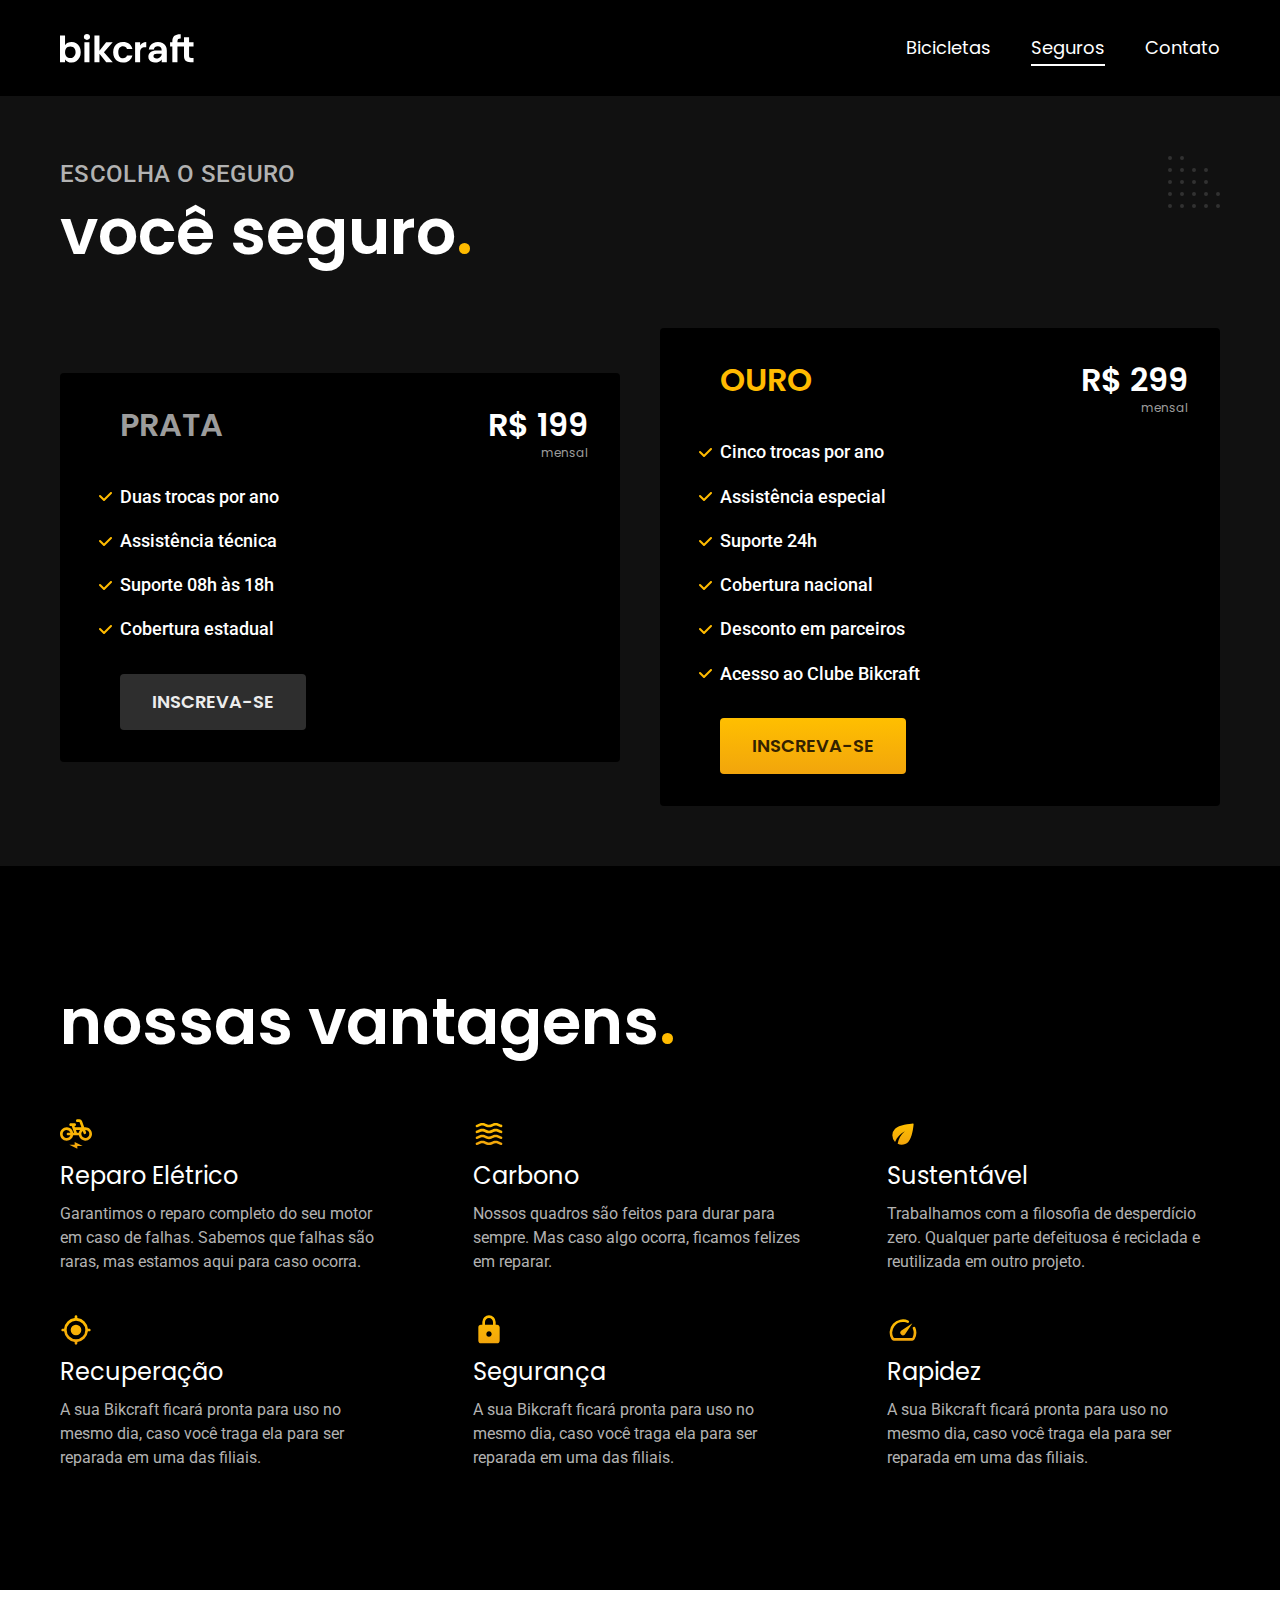
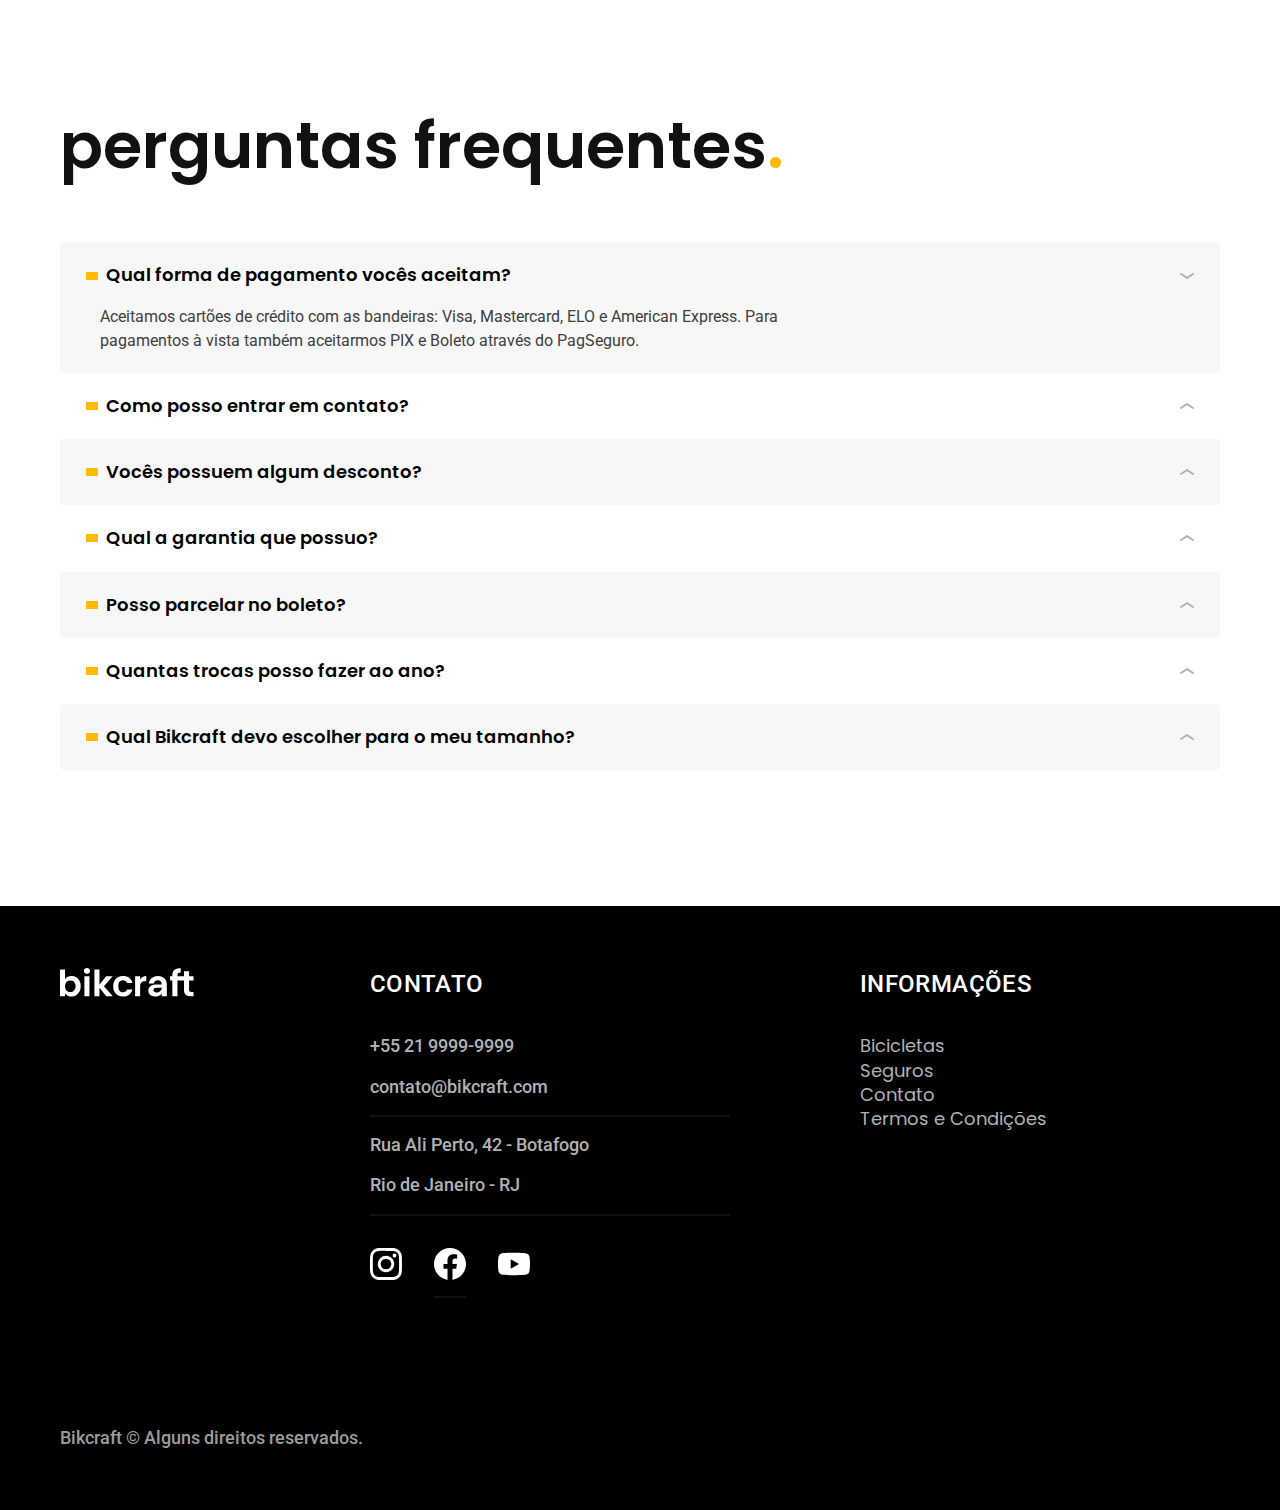
<file: seguros.html>
<!DOCTYPE html>
<html lang="pt-BR">

<head>
  <meta charset="UTF-8">
  <meta name="viewport" content="width=device-width, initial-scale=1.0">
  <title>Seguros | Bikcraft</title>
  <meta name="description" content="Seguros para bicicletas Bikcraft.">
  <link rel="icon" href="./img/favicon.svg" type="image/svg+xml">
  <link rel="preload" href="./css/style.min.css" as="style">
  <link rel="stylesheet" href="./css/style.min.css">
  <link rel="preconnect" href="https://fonts.googleapis.com">
  <link rel="preconnect" href="https://fonts.gstatic.com" crossorigin>
  <link href="https://fonts.googleapis.com/css2?family=Merriweather:ital,wght@1,900&family=Poppins:wght@400;600&family=Roboto:wght@400;500&display=swap" rel="stylesheet">
  <script>document.documentElement.classList.add('js');</script>
</head>

<body id="seguros">
  <header class="header-bg">
    <div class="header container">
      <a href="./">
        <img src="./img/bikcraft.svg" alt="Bikcraft Logo" width="136" height="32">
      </a>

      <nav aria-label=" primaria">
        <ul class="header-menu cor-0 font-1-m">
          <li><a href="./bicicletas.html">Bicicletas</a></li>
          <li><a href="./seguros.html">Seguros</a></li>
          <li><a href="./contato.html">Contato</a></li>
        </ul>
      </nav>
    </div>
  </header>

  <main class="seguros-bg">
    <div class="titulo-bg">
      <div class="titulo container">
        <p class="font-2-l-b cor-5">Escolha o seguro</p>
        <h1 class="font-1-xxl cor-0">você seguro<span class="cor-p1">.</span></h1>
      </div>
    </div>

    <div class="seguros container">
      <div class="seguros-item fadeInLeft" data-anime="200">
        <h3 class="font-1-xl cor-6">PRATA</h3>
        <span class="cor-0 font-1-xl">R$ 199 <span class="font-1-xs cor-6">mensal</span></span>
        <ul class="font-2-m cor-0">
          <li>Duas trocas por ano</li>
          <li>Assistência técnica</li>
          <li>Suporte 08h às 18h</li>
          <li>Cobertura estadual</li>
        </ul>
        <a href="./orcamento.html?tipo=seguro&produto=prata" class="botao secundario">Inscreva-se</a>
      </div>

      <div class="seguros-item fadeInRight" data-anime="400">
        <h3 class="font-1-xl cor-p1">OURO</h3>
        <span class="cor-0 font-1-xl">R$ 299 <span class="font-1-xs cor-6">mensal</span></span>
        <ul class="font-2-m cor-0">
          <li>Cinco trocas por ano</li>
          <li>Assistência especial</li>
          <li>Suporte 24h</li>
          <li>Cobertura nacional</li>
          <li>Desconto em parceiros</li>
          <li>Acesso ao Clube Bikcraft</li>
        </ul>
        <a href="./orcamento.html?tipo=seguro&produto=ouro" class="botao">Inscreva-se</a>
      </div>
    </div>
  </main>

  <article class="vantagens-bg">
    <div class="vantagens container">
      <h2 class="font-1-xxl cor-0">nossas vantagens<span class="cor-p1">.</span></h2>
      <ul>
        <li>
          <img src="./img/icones/eletrica.svg" alt="" width="32" height="32">
          <h3 class="font-1-l cor-0">Reparo Elétrico</h3>
          <p class="font-2-s cor-5">Garantimos o reparo completo do seu motor em caso de falhas. Sabemos que falhas são raras, mas estamos aqui para caso ocorra.</p>
        </li>
        <li>
          <img src="./img/icones/carbono.svg" alt="" width="32" height="32">
          <h3 class="font-1-l cor-0">Carbono</h3>
          <p class="font-2-s cor-5">Nossos quadros são feitos para durar para sempre. Mas caso algo ocorra, ficamos felizes em reparar.</p>
        </li>
        <li>
          <img src="./img/icones/sustentavel.svg" alt="" width="32" height="32">
          <h3 class="font-1-l cor-0">Sustentável</h3>
          <p class="font-2-s cor-5">Trabalhamos com a filosofia de desperdício zero. Qualquer parte defeituosa é reciclada e reutilizada em outro projeto.</p>
        </li>
        <li>
          <img src="./img/icones/rastreador.svg" alt="" width="32" height="32">
          <h3 class="font-1-l cor-0">Recuperação</h3>
          <p class="font-2-s cor-5">A sua Bikcraft ficará pronta para uso no mesmo dia, caso você traga ela para ser reparada em uma das filiais.</p>
        </li>
        <li>
          <img src="./img/icones/seguro.svg" alt="" width="32" height="32">
          <h3 class="font-1-l cor-0">Segurança</h3>
          <p class="font-2-s cor-5">A sua Bikcraft ficará pronta para uso no mesmo dia, caso você traga ela para ser reparada em uma das filiais.</p>
        </li>
        <li>
          <img src="./img/icones/velocidade.svg" alt="" width="32" height="32">
          <h3 class="font-1-l cor-0">Rapidez</h3>
          <p class="font-2-s cor-5">A sua Bikcraft ficará pronta para uso no mesmo dia, caso você traga ela para ser reparada em uma das filiais.</p>
        </li>
      </ul>
    </div>
  </article>

  <article class="container perguntas">
    <h2 class="font-1-xxl">perguntas frequentes<span class="cor-p1">.</span></h2>

    <dl>
      <div>
        <dt><button class="font-1-m-b" aria-controls="pergunta1" aria-expanded="true">Qual forma de pagamento vocês aceitam?</button></dt>
        <dd id="pergunta1" class="font-2-s cor-9 ativa">Aceitamos cartões de crédito com as bandeiras: Visa, Mastercard, ELO e American Express. Para pagamentos à vista também aceitarmos PIX e Boleto através do PagSeguro.</dd>
      </div>
      <div>
        <dt><button class="font-1-m-b" aria-controls="pergunta2" aria-expanded="false">Como posso entrar em contato?</button></dt>
        <dd class="font-2-s cor-9" id="pergunta2">Aceitamos cartões de crédito com as bandeiras: Visa, Mastercard, ELO e American Express. Para pagamentos à vista também aceitarmos PIX e Boleto através do PagSeguro.</dd>
      </div>
      <div>
        <dt><button class="font-1-m-b" aria-controls="pergunta3" aria-expanded="false">Vocês possuem algum desconto?</button></dt>
        <dd class="font-2-s cor-9" id="pergunta3">Aceitamos cartões de crédito com as bandeiras: Visa, Mastercard, ELO e American Express. Para pagamentos à vista também aceitarmos PIX e Boleto através do PagSeguro.</dd>
      </div>
      <div>
        <dt><button class="font-1-m-b" aria-controls="pergunta4" aria-expanded="false">Qual a garantia que possuo?</button></dt>
        <dd class="font-2-s cor-9" id="pergunta4">Aceitamos cartões de crédito com as bandeiras: Visa, Mastercard, ELO e American Express. Para pagamentos à vista também aceitarmos PIX e Boleto através do PagSeguro.</dd>
      </div>
      <div>
        <dt><button class="font-1-m-b" aria-controls="pergunta5" aria-expanded="false">Posso parcelar no boleto?</button></dt>
        <dd class="font-2-s cor-9" id="pergunta5">Aceitamos cartões de crédito com as bandeiras: Visa, Mastercard, ELO e American Express. Para pagamentos à vista também aceitarmos PIX e Boleto através do PagSeguro.</dd>
      </div>
      <div>
        <dt><button class="font-1-m-b" aria-controls="pergunta6" aria-expanded="false">Quantas trocas posso fazer ao ano?</button></dt>
        <dd class="font-2-s cor-9" id="pergunta6">Aceitamos cartões de crédito com as bandeiras: Visa, Mastercard, ELO e American Express. Para pagamentos à vista também aceitarmos PIX e Boleto através do PagSeguro.</dd>
      </div>
      <div>
        <dt><button class="font-1-m-b" aria-controls="pergunta7" aria-expanded="false">Qual Bikcraft devo escolher para o meu tamanho?</button></dt>
        <dd class="font-2-s cor-9" id="pergunta7">Aceitamos cartões de crédito com as bandeiras: Visa, Mastercard, ELO e American Express. Para pagamentos à vista também aceitarmos PIX e Boleto através do PagSeguro.</dd>
      </div>
    </dl>
  </article>

  <footer class="footer-bg">
    <div class="footer container">
      <img src="./img/bikcraft.svg" alt="" width="136" height="32">
      <div class="footer-contato">
        <h3 class="font-2-l-b cor-0">Contato</h3>
        <ul class="font-2-m cor-5">
          <li><a href="tel:+552199999999">+55 21 9999-9999</a></li>
          <li><a href="mailto:contato@bikcraft.com">contato@bikcraft.com</a></li>
          <li>
            <p>Rua Ali Perto, 42 - Botafogo</p>
          </li>
          <li>
            <p>Rio de Janeiro - RJ</p>
          </li>
        </ul>
        <ul class="footer-redes">
          <li><a href=""><img src="./img/redes/instagram.svg" alt="Instagram" width="32" height="32"></a></li>
          <li><a href=""><img src="./img/redes/facebook.svg" alt="Facebook" width="32" height="32"></a></li>
          <li><a href=""><img src="./img/redes/youtube.svg" alt="Youtube" width="32" height="32"></a></li>
        </ul>
      </div>
      <div class="footer-informações">
        <h3 class="font-2-l-b cor-0">Informações</h3>
        <nav aria-label="secundario">
          <ul class="font-1-m cor-5">
            <li><a href="./bicicletas.html">Bicicletas</a></li>
            <li><a href="./seguros.html">Seguros</a></li>
            <li><a href="./contato.html">Contato</a></li>
            <li><a href="./termos.html">Termos e Condições</a></li>
          </ul>
        </nav>
      </div>
      <p class="font-2-m cor-6 footer-copy">Bikcraft © Alguns direitos reservados.</p>
    </div>
  </footer>

  <script src="./js/plugins/simple-anime.js"></script>
  <script src="./js/script.js"></script>
</body>

</html>
</file>
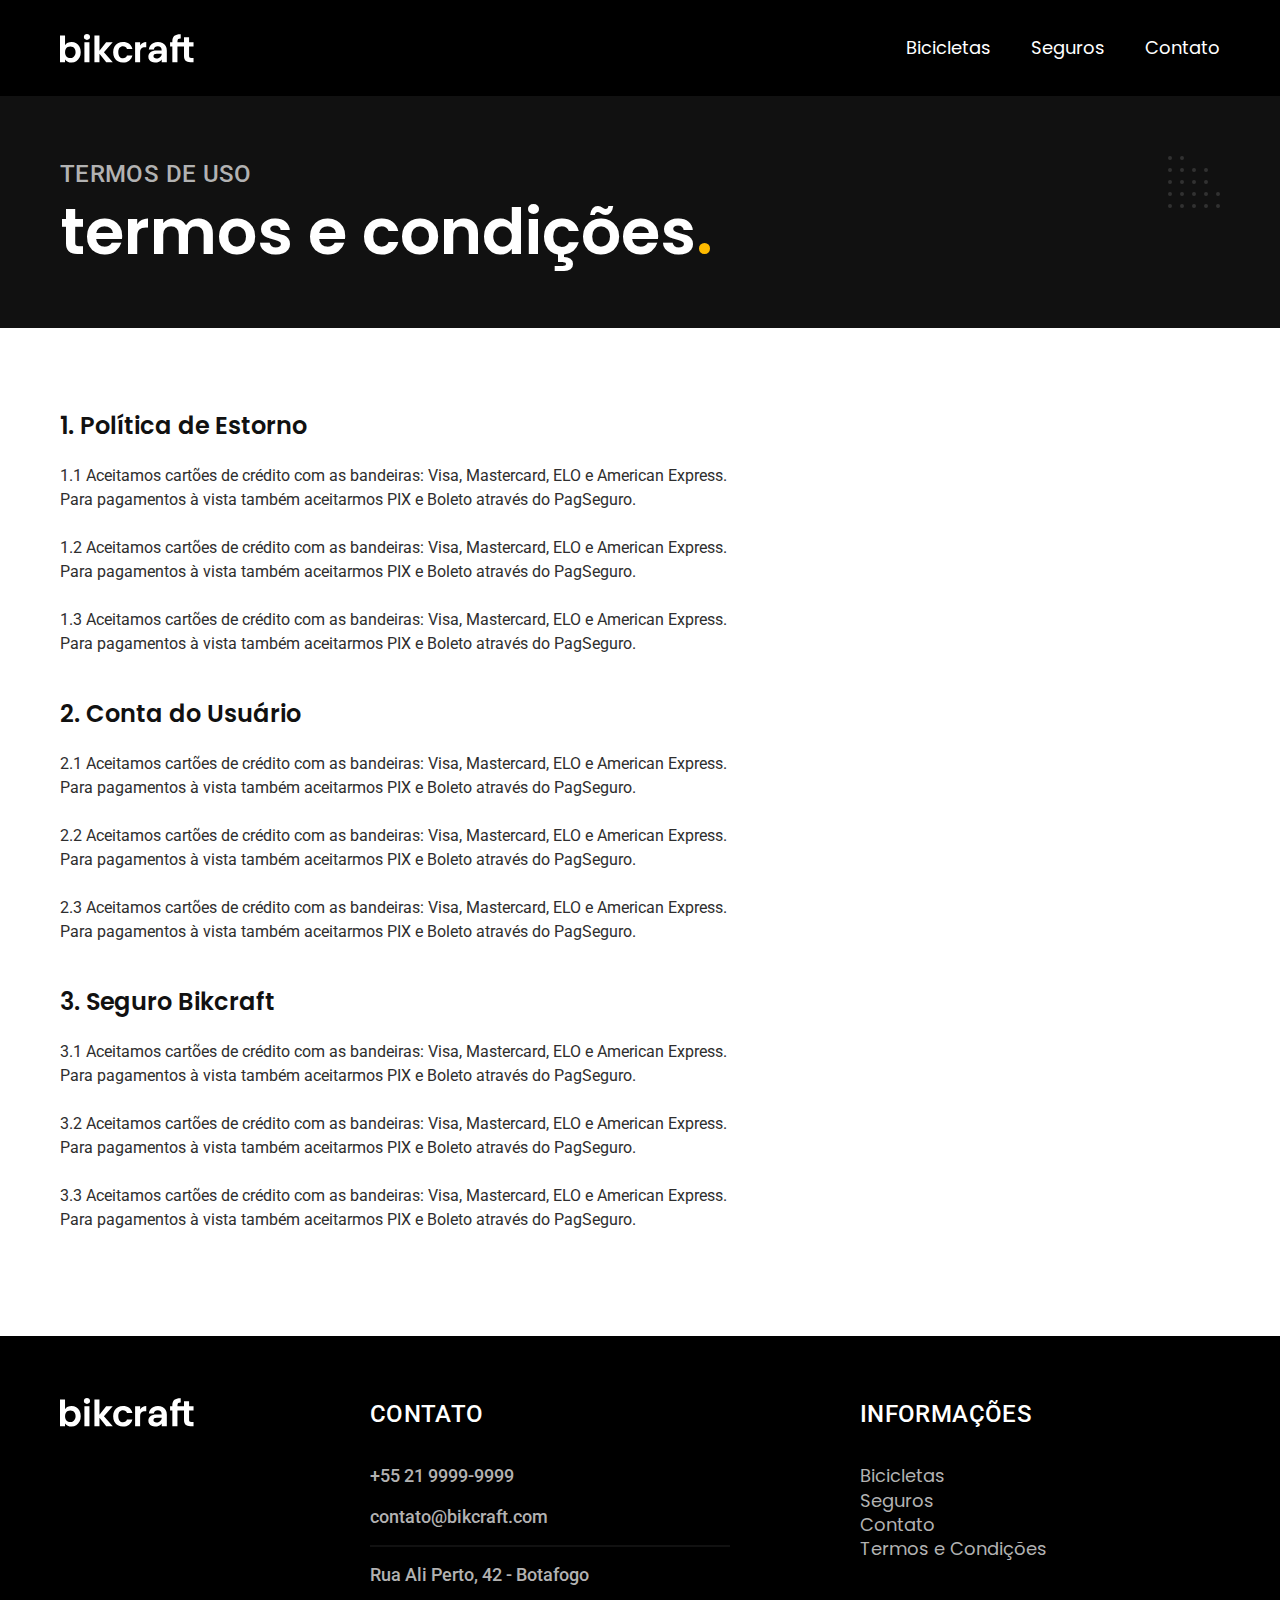
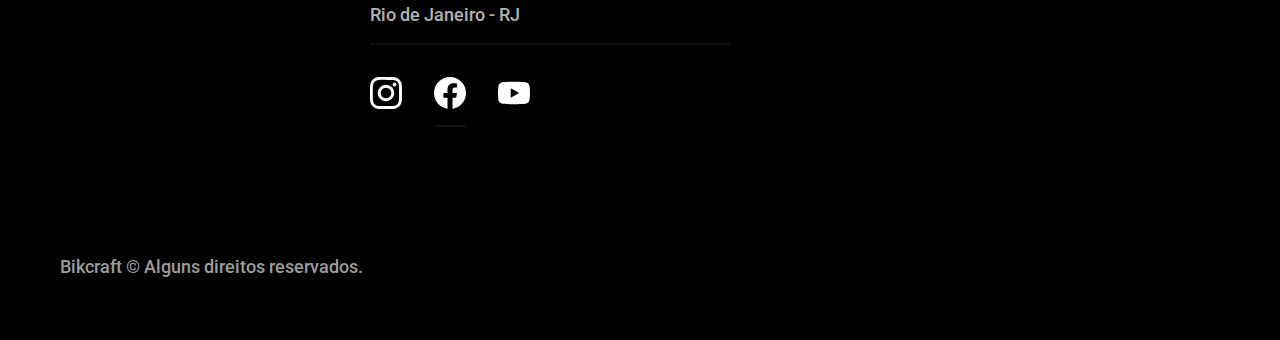
<file: termos.html>
<!DOCTYPE html>
<html lang="pt-BR">

<head>
  <meta charset="UTF-8">
  <meta name="viewport" content="width=device-width, initial-scale=1.0">
  <title>Termos e Condições | Bikcraft</title>
  <meta name="description" content="Termos e condições.">
  <link rel="icon" href="./img/favicon.svg" type="image/svg+xml">
  <link rel="preload" href="./css/style.min.css" as="style">
  <link rel="stylesheet" href="./css/style.min.css">
  <link rel="preconnect" href="https://fonts.googleapis.com">
  <link rel="preconnect" href="https://fonts.gstatic.com" crossorigin>
  <link href="https://fonts.googleapis.com/css2?family=Merriweather:ital,wght@1,900&family=Poppins:wght@400;600&family=Roboto:wght@400;500&display=swap" rel="stylesheet">
  <script>document.documentElement.classList.add('js');</script>
</head>

<body id="termos">
  <header class="header-bg">
    <div class="header container">
      <a href="./">
        <img src="./img/bikcraft.svg" alt="Bikcraft Logo" width="136" height="32">
      </a>

      <nav aria-label=" primaria">
        <ul class="header-menu cor-0 font-1-m">
          <li><a href="./bicicletas.html">Bicicletas</a></li>
          <li><a href="./seguros.html">Seguros</a></li>
          <li><a href="./contato.html">Contato</a></li>
        </ul>
      </nav>
    </div>
  </header>

  <main>
    <div class="titulo-bg">
      <div class="titulo container">
        <p class="font-2-l-b cor-5">Termos de uso</p>
        <h1 class="font-1-xxl cor-0">termos e condições<span class="cor-p1">.</span></h1>
      </div>
    </div>

    <div class="termos font-2-s cor-10 container">
      <h2 class="font-1-l cor-11">1. Política de Estorno</h2>
      <p>1.1 Aceitamos cartões de crédito com as bandeiras: Visa, Mastercard, ELO e American Express. Para pagamentos à vista também aceitarmos PIX e Boleto através do PagSeguro.</p>

      <p>1.2 Aceitamos cartões de crédito com as bandeiras: Visa, Mastercard, ELO e American Express. Para pagamentos à vista também aceitarmos PIX e Boleto através do PagSeguro.</p>

      <p>1.3 Aceitamos cartões de crédito com as bandeiras: Visa, Mastercard, ELO e American Express. Para pagamentos à vista também aceitarmos PIX e Boleto através do PagSeguro.</p>

      <h2 class="font-1-l cor-11">2. Conta do Usuário</h2>
      <p>2.1 Aceitamos cartões de crédito com as bandeiras: Visa, Mastercard, ELO e American Express. Para pagamentos à vista também aceitarmos PIX e Boleto através do PagSeguro.</p>
      <p>2.2 Aceitamos cartões de crédito com as bandeiras: Visa, Mastercard, ELO e American Express. Para pagamentos à vista também aceitarmos PIX e Boleto através do PagSeguro.</p>
      <p>2.3 Aceitamos cartões de crédito com as bandeiras: Visa, Mastercard, ELO e American Express. Para pagamentos à vista também aceitarmos PIX e Boleto através do PagSeguro.</p>

      <h2 class="font-1-l cor-11">3. Seguro Bikcraft</h2>
      <p>3.1 Aceitamos cartões de crédito com as bandeiras: Visa, Mastercard, ELO e American Express. Para pagamentos à vista também aceitarmos PIX e Boleto através do PagSeguro.</p>
      <p>3.2 Aceitamos cartões de crédito com as bandeiras: Visa, Mastercard, ELO e American Express. Para pagamentos à vista também aceitarmos PIX e Boleto através do PagSeguro.</p>
      <p>3.3 Aceitamos cartões de crédito com as bandeiras: Visa, Mastercard, ELO e American Express. Para pagamentos à vista também aceitarmos PIX e Boleto através do PagSeguro.</p>

    </div>
  </main>

  <footer class="footer-bg">
    <div class="footer container">
      <img src="./img/bikcraft.svg" alt="" width="136" height="32">
      <div class="footer-contato">
        <h3 class="font-2-l-b cor-0">Contato</h3>
        <ul class="font-2-m cor-5">
          <li><a href="tel:+552199999999">+55 21 9999-9999</a></li>
          <li><a href="mailto:contato@bikcraft.com">contato@bikcraft.com</a></li>
          <li>
            <p>Rua Ali Perto, 42 - Botafogo</p>
          </li>
          <li>
            <p>Rio de Janeiro - RJ</p>
          </li>
        </ul>
        <ul class="footer-redes">
          <li><a href=""><img src="./img/redes/instagram.svg" alt="Instagram" width="32" height="32"></a></li>
          <li><a href=""><img src="./img/redes/facebook.svg" alt="Facebook" width="32" height="32"></a></li>
          <li><a href=""><img src="./img/redes/youtube.svg" alt="Youtube" width="32" height="32"></a></li>
        </ul>
      </div>
      <div class="footer-informações">
        <h3 class="font-2-l-b cor-0">Informações</h3>
        <nav aria-label="secundario">
          <ul class="font-1-m cor-5">
            <li><a href="./bicicletas.html">Bicicletas</a></li>
            <li><a href="./seguros.html">Seguros</a></li>
            <li><a href="./contato.html">Contato</a></li>
            <li><a href="./termos.html">Termos e Condições</a></li>
          </ul>
        </nav>
      </div>
      <p class="font-2-m cor-6 footer-copy">Bikcraft © Alguns direitos reservados.</p>
    </div>
  </footer>

  <script src="./js/script.js"></script>
</body>

</html>
</file>
<file: css/style.min.css>
body{margin:0;font-family:Arial,Helvetica,sans-serif;color:#111}blockquote,dd,h1,h2,h3,h4,p,ul{margin:0;padding:0}ul{list-style:none}a{text-decoration:none;color:inherit}img{display:block;max-width:100%;height:auto}img[src$=".jpg"]{border-radius:4px}.font-1-xs{font:400 0.75rem/1.35 Poppins,sans-serif}.font-2-xs{font:400 0.875rem/1.43 Roboto,sans-serif}.font-1-s{font:400 1rem/1.5 Poppins,sans-serif}.font-2-s{font:400 1rem/1.5 Roboto,sans-serif}.font-1-m,.font-1-m-b{font:400 1.125rem/1.35 Poppins,sans-serif}.font-1-m-b{font-weight:600}.font-2-m{font:500 1.125rem/1.35 Roboto,sans-serif}.font-1-l{font:400 1.5rem/1.5 Poppins,sans-serif}.font-2-l,.font-2-l-b{font:400 1.5rem/1.5 Roboto,sans-serif}.font-2-l-b{font-weight:500;letter-spacing:.015em;text-transform:uppercase}.font-1-xl{font:600 2rem/1.25 Poppins,sans-serif}.font-2-xl{font:500 2rem/1.25 Roboto,sans-serif}.font-1-xxl{font:600 4rem/1.125 Poppins,sans-serif}@media (max-width:1200px){.font-1-xxl{font-size:3rem}.font-2-l,.font-2-l-b{font-size:1.125rem}}@media (max-width:800px){.font-1-xxl{font-size:2rem}.font-1-xl,.font-2-xl{font-size:1.5rem}}:root{--cor-0:#ffffff;--cor-1:#F7F7F7;--cor-2:#EDEDED;--cor-3:#DEDEDE;--cor-4:#CCCCCC;--cor-5:#b2b2b2;--cor-6:#9C9C9C;--cor-7:#717171;--cor-8:#595959;--cor-9:#404040;--cor-10:#2E2E2E;--cor-11:#111111;--cor-12:#000000;--cor-p1:#FFBB00;--cor-p2:#E4A30B;--cor-p3:#A66F00;--cor-p4:#664400;--cor-p5:#332200}.cor-0{color:var(--cor-0)}.cor-1{color:var(--cor-1)}.cor-2{color:var(--cor-2)}.cor-3{color:var(--cor-3)}.cor-4{color:var(--cor-4)}.cor-5{color:var(--cor-5)}.cor-6{color:var(--cor-6)}.cor-7{color:var(--cor-7)}.cor-8{color:var(--cor-8)}.cor-9{color:var(--cor-9)}.cor-10{color:var(--cor-10)}.cor-11{color:var(--cor-11)}.cor-12{color:var(--cor-12)}.cor-p1{color:var(--cor-p1)}.cor-p2{color:var(--cor-p2)}.cor-p3{color:var(--cor-p3)}.cor-p4{color:var(--cor-p4)}.cor-p5{color:var(--cor-p5)}.js .fadeInDown{transform:translate3d(0,-20px,0)}.js .fadeInUp{transform:translate3d(0,20px,0)}.js .fadeInRight{transform:translate3d(20px,0,0)}.js .fadeInLeft{transform:translate3d(-20px,0,0)}.js [data-anime]{opacity:0}.js .anime{opacity:1;transform:none;transition:transform .8s,opacity .8s}.header-bg{background-color:var(--cor-12)}.header{display:flex;justify-content:space-between;flex-wrap:wrap;gap:20px;align-items:center;padding-top:20px;padding-bottom:20px}.header-menu{display:flex;flex-wrap:wrap;gap:40px}.header-menu a{display:inline-block;padding:16px 0;position:relative}.header-menu a:after{content:"";display:block;width:0;height:2px;background:var(--cor-0);margin-top:4px;transition:.3s;position:absolute}.header-menu a.ativo::after,.header-menu a:hover::after{width:100%}@media (max-width:800px){.header-menu{gap:20px}.header-menu a{background-color:var(--cor-11);padding:12px 16px;border-radius:4px}.header-menu a:hover{background-color:var(--cor-10)}.header a:after{display:none}}@media (max-width:600px){.header-menu{gap:12px}.header-menu a{padding:8px 12px;font-size:.875}}.footer-bg{background:var(--cor-12)}.footer{display:grid;grid-template-columns:3fr 5fr 4fr;gap:40px;padding-top:60px;padding-bottom:60px}.footer h3{margin-bottom:32px}.footer-contato ul{margin-bottom:32px}.footer-contato li{margin-bottom:16px}.footer-contato li:nth-child(2n)::after{content:"";display:block;max-width:360px;height:2px;background-color:var(--cor-11);margin-top:16px}.footer-redes{display:flex;gap:32px}.footer a:hover{color:var(--cor-0)}.footer-copy{grid-column:1/-1;margin-top:40px}@media (max-width:800px){.footer>img{display:none}.footer{grid-template-columns:1fr 1fr}}@media (max-width:600px){.footer{grid-template-columns:1fr;gap:60px}.footer-copy{margin-top:0}}.container{box-sizing:border-box;padding-left:20px;padding-right:20px;max-width:1200px;margin-left:auto;margin-right:auto}.botao{display:inline-block;padding:16px 32px;background:linear-gradient(#ffbf00,#f2a50c);border-radius:4px;box-shadow:0 1px 2px rgba(0,0,0,.1);font:600 1.125rem/1.35 Poppins,sans-serif;text-transform:uppercase;color:var(--cor-p5);max-width:max-content;border:none;cursor:pointer}.botao:hover{background:linear-gradient(#ffb60d,#e59317)}.botao.secundario{background:var(--cor-10);color:var(--cor-2)}.botao.secundario:hover{background:var(--cor-9)}.botao.seta{display:flex;align-items:center}.botao.seta::after{content:"";display:inline-block;width:18px;height:10px;margin-left:12px;background-image:url('../img/icones/seta.svg');transition:transform .2s}.botao.seta:hover::after{transform:translateX(4px)}@media (max-width:600px){.botao{padding:12px 16px;font-size:1rem}}.link{display:inline-block;color:var(--cor-p1);font:500 1.5rem/1.5 Poppins,sans-serif;text-transform:uppercase}.link::after{content:"";display:block;width:100%;height:4px;background-color:currentColor}.link:hover{color:var(--cor-0)}.titulo-bg{padding-top:60px;padding-bottom:60px;background-color:var(--cor-11)}.titulo{background:url("../img/dec/top-right.svg") no-repeat top right 20px}.titulo p{margin-bottom:4px}@media (max-width:800px){.titulo{padding-top:40px;padding-bottom:40px}.titulo p{font-size:1rem;text-transform:lowercase;font-weight:400}}.form{display:grid;grid-template-columns:1fr 1fr;gap:20px}.form label{display:block;font:600 1rem/1.5 Poppins,sans-serif;margin-bottom:4px}.form .col-2{grid-column:span 2}.form input[type=email],.form input[type=text],.form textarea{font:400 1rem/1.5 Roboto,arial;background:var(--cor-1);border:1px solid var(--cor-2);padding:12px;border-radius:4px;width:100%;box-sizing:border-box}.form input[type=email]:focus,.form input[type=text]:focus,.form textarea:focus{outline:0;border-color:var(--cor-p1);background:var(--cor-0);box-shadow:0 0 2px #fea}@media (max-width:600px){.form{grid-template-columns:1fr}.form .col-2{grid-column:1}}.introducao-bg{background:var(--cor-12) url("../img/dec/bottom-left.svg") no-repeat bottom 160px left 20px;color:var(--cor-0);box-shadow:inset 0 -120px var(--cor-0)}.introducao{display:grid;grid-template-columns:1fr 1fr;gap:0 40px}.introducao-conteudo{align-self:flex-end;padding-bottom:200px}.introducao img{height:100%;width:100%;object-fit:cover;border-radius:4px}.introducao h1{margin-bottom:32px}.introducao p{color:var(--cor-5);margin-bottom:20px}@media (max-width:800px){.introducao-bg{background-color:var(--cor-11);padding-top:40px;box-sizing:inset 0 -60px var(--cor-0)}.introducao{grid-template-columns:1fr;gap:32px}.introducao-conteudo{padding-bottom:0}.introducao h1{margin-bottom:16px}.introducao img{height:300px;width:100%}}.tecnologia-bg{background:var(--cor-11);color:var(--cor-5);box-shadow:inset 0 80px var(--cor-0),inset 0 -80px var(--cor-0)}.tecnologia{display:grid;grid-template-columns:1fr 1fr;gap:40px}.tecnologia-imagem img{width:100%;height:100%;object-fit:cover;object-position:left}.tecnologia-conteudo{padding-top:160px;padding-bottom:160px}.tecnologia-conteudo>span{display:block;margin-bottom:20px}.tecnologia-conteudo h2{margin-bottom:32px}.tecnologia-conteudo>p{margin-bottom:20px}.tecnologia a{margin-bottom:80px}.tecnologia-vantagens{display:flex;gap:40px}.tecnologia-vantagens h3{margin-bottom:8px;width:max-content}.tecnologia-vantagens img{width:24px;margin-bottom:8px}@media (max-width:800px){.tecnologia-bg{box-shadow:initial}.tecnologia{grid-template-columns:1fr}.tecnologia-conteudo{padding-top:60px;padding-bottom:60px}.tecnologia-imagem{display:none}.tecnologia a{margin-bottom:60px}}@media (max-width:600px){.tecnologia-vantagens{flex-direction:column}}.parceiros{padding-top:60px;padding-bottom:120px}.parceiros h2{margin-bottom:60px;padding-left:20px}.parceiros ul{padding:0 20px;max-width:1400px;display:grid;grid-template-columns:repeat(4,1fr);margin:0 auto}.parceiros li{display:flex;padding:32px;border-left:2px solid var(--cor-2)}.parceiros img{margin:auto}.parceiros li:first-child,.parceiros li:nth-child(5){border-left:none}.parceiros li:nth-child(n+5){border-top:2px solid var(--cor-2)}@media (max-width:800px){.parceiros{padding-bottom:60px}.parceiros li{padding:20px}.parceiros h2{margin-bottom:20px}.parceiros ul{grid-template-columns:repeat(2,1fr)}.parceiros li:nth-child(n+3){border-top:2px solid var(--cor-2)}.parceiros li:nth-child(odd){border-left:none}}.depoimento{display:grid;grid-template-columns:1fr 1fr;background-color:var(--cor-p1);overflow:hidden}.depoimento img{width:100%;height:100%;object-fit:cover;border-radius:0}.depoimento-conteudo{padding:40px 40px 80px 80px;align-self:flex-end;background:url("../img/dec/bottom-right-p.svg") no-repeat bottom 40px right 40px}.depoimento-conteudo p{max-width:32ch;font-family:Merriweather,serif;font-style:italic;font-weight:900;margin-bottom:32px;position:relative}.depoimento-conteudo p::after,.depoimento-conteudo p::before{font-size:5rem;color:var(--cor-p2);position:absolute}.depoimento-conteudo p::before{content:'“';left:-50px;top:-20px}.depoimento-conteudo p::after{content:'”'}@media (min-width:1200px){.depoimento img{max-height:520px}}@media (max-width:800px){.depoimento{grid-template-columns:1fr;text-align:center}.depoimento img{max-height:200px}.depoimento-conteudo{padding:40px 20px;justify-self:center}}.bicicleta-lista{padding:60px 0 120px 0}.bicicleta-lista h2{margin-bottom:40px}.bicicleta-lista ul{display:flex;gap:40px;padding:0 20px 20px 20px;max-width:1400px;margin:0 auto;overflow-x:auto}.bicicleta-lista li{flex:1;min-width:280px}.bicicleta-lista a{display:block}.bicicleta-lista img{margin-bottom:16px}.bicicleta-lista h3{margin-bottom:8px;display:flex;align-items:center}.bicicleta-lista h3::before{display:inline-block;content:"";width:12px;height:8px;background:var(--cor-p1);margin-right:8px;transition:width .2s}.bicicleta-lista a:hover h3::before{width:24px}.bicicleta-lista li span{margin-left:20px}@media (max-width:800px){.bicicleta-lista{padding-bottom:60px}.bicicleta-lista ul{gap:20px}}.bicicletas-bg{background:linear-gradient(to right,var(--cor-0) 30%,var(--cor-11) 0)}.bicicletas{display:grid;grid-template-columns:1fr 1fr;gap:40px;padding-top:60px;padding-bottom:60px;background:url("../img/dec/top-right.svg") no-repeat top 40px right 20px}.bicicletas-imagem{position:relative}.bicicletas-imagem span{display:inline block;position:absolute;top:20px;right:0;background-color:var(--cor-12);padding:8px 16px 8px 8px;border-radius:4px 0 0 4px}.bicicletas-conteudo{display:grid;grid-template-columns:1fr auto;align-content:start}.bicicletas h2,.bicicletas p{grid-column:1/-1}.bicicletas h2{margin-bottom:20px}.bicicletas h2::before{content:"";display:block;width:12px;height:8px;background-color:var(--cor-p1);margin-bottom:8px}.bicicletas p{margin-bottom:32px}.bicicletas a{align-self:flex-end}.bicicletas li{display:flex;align-items:center}.bicicletas li+li{margin-top:16px}.bicicletas-conteudo img{width:24px;margin-right:8px}#bicicleta .bicicleta-lista h2{margin-left:20px}@media (max-width:800px){.bicicletas-bg{background:var(--cor-11)}.bicicletas{grid-template-columns:1fr;gap:20px;padding-top:40px;padding-bottom:40px}}@media (max-width:600px){.bicicletas-conteudo{grid-template-columns:1fr}.bicicletas ul{margin-bottom:32px}.bicicletas a{place-self:start}}.bicicleta{display:grid;grid-template-columns:1fr 1fr;align-items:start;gap:40px;padding-top:60px;padding-bottom:60px}#bicicleta .titulo p{text-transform:uppercase}.bicicleta-imagens{display:flex;flex-wrap:wrap;gap:20px}.bicicleta-imagens img{flex:1;min-width:200px}.bicicleta-imagens img:first-child{min-width:100%}.bicicleta-conteudo>p{margin-bottom:32px}.bicicleta-comprar{display:grid;grid-template-columns:max-content auto;align-items:center;justify-items:start;gap:8px 12px;margin-bottom:40px}.bicicleta-comprar a{grid-row:span 2}.bicicleta-comprar span{display:flex;align-items:center;gap:8px;background-color:var(--cor-12);padding:4px 8px;border-radius:4px}.bicicleta-conteudo h2{text-transform:uppercase;letter-spacing:.15em;margin-bottom:12px}.bicicleta-ficha,.bicicleta-informacoes{padding:32px;background-color:var(--cor-12);border-radius:4px}.bicicleta-informacoes{margin-bottom:40px;display:grid;grid-template-columns:1fr 1fr;gap:32px}.bicicleta-informacoes img{width:24px;margin-bottom:8px}.bicicleta-informacoes h3{margin-bottom:8px}.bicicleta-ficha li{padding:4px 0;display:flex;justify-content:space-between;border-bottom:1px solid var(--cor-11)}.bicicleta-ficha li:last-child{border:none}.bicicleta-ficha span{color:var(--cor-6)}@media (max-width:800px){.bicicleta{grid-template-columns:1fr;padding-top:40px;padding-bottom:40px}.bicicleta-imagens{grid-row:2}}@media (max-width:400px){.bicicleta-informacoes{grid-template-columns:1fr}.bicicleta-comprar{grid-template-columns:1fr}}.seguro-bg{background-color:var(--cor-11);box-shadow:inset 0 120px var(--cor-0),inset 0 -120px var(--cor-12)}.seguro{display:grid;grid-template-columns:1fr 1fr;gap:40px}.seguro-imagem img{width:100%;height:100%;object-fit:cover}.seguro-conteudo{padding-top:180px;padding-bottom:180px}.seguro h2{margin-bottom:32px}.seguro p{margin-bottom:20px}@media (max-width:800px){.seguro-bg{box-shadow:inset 0 -60px var(--cor-12)}.seguro{grid-template-columns:1fr}.seguro-conteudo{grid-row:1;padding-top:40px;padding-bottom:0}}.seguros-bg{background-color:var(--cor-11)}.seguros{padding-top:60px;padding-bottom:60px;display:grid;grid-template-columns:1fr 1fr;gap:40px;align-items:center}#seguros .seguros{padding-top:0}.seguros h2{grid-column:1/-1}.seguros-item{background-color:var(--cor-12);padding:32px 32px 32px 60px;display:grid;grid-template-columns:1fr auto;border-radius:4px}.seguros-item h3{margin-bottom:40px}.seguros-item span{grid-column:2}.seguros-item span{grid-column:2;display:block;text-align:right}.seguros-item ul{grid-column:1/-1;margin-bottom:32px}.seguros-item li{display:flex;align-items:center;position:relative}.seguros-item li+li{margin-top:20px}.seguros-item li::before{content:"";display:inline-block;width:13px;height:9px;background-image:url(../img/icones/lista.svg);position:absolute;left:-21px}.seguros-item a{grid-column:1/-1}@media (max-width:800px){.seguros{grid-template-columns:1fr}}.vantagens-bg{background-color:var(--cor-12)}.vantagens{padding-top:120px;padding-bottom:120px}.vantagens h2{margin-bottom:60px}.vantagens ul{display:grid;grid-template-columns:repeat(auto-fit,minmax(280px,max-content));gap:40px 80px}.vantagens h3,.vantagens img{margin-bottom:8px}@media (max-width:800px){.vantagens{padding-top:60px;padding-bottom:60px}.vantagens h2{margin-bottom:40px}.vantagens ul{gap:20px}}.perguntas{padding-bottom:120px;padding-top:120px}.perguntas dl>div{padding:20px;border-radius:4px}.perguntas dl>div:nth-child(odd){background:var(--cor-1)}.perguntas h2{margin-bottom:60px}.perguntas button{display:grid;grid-template-columns:auto 1fr auto;align-items:center;gap:8px;cursor:pointer;border:none;background:0 0;width:100%;text-align:left}.perguntas button::before{content:"";display:inline-block;width:12px;height:8px;background-color:var(--cor-p1)}.perguntas button::after{content:"";display:inline-block;width:14px;height:6px;background-image:url('../img/icones/seta-abrir.svg');transition:.3s}.perguntas button:hover::after,.perguntas button[aria-expanded=true]::after{transform:rotate(180deg)}.js .perguntas dd{display:none}.js .perguntas dd.ativa{display:block}.perguntas dd{padding-left:20px;padding-top:16px;max-width:80ch}@media (max-width:800px){.perguntas{padding-top:60px;padding-bottom:60px}.perguntas h2{margin-bottom:40px}}.termos{padding-top:80px;padding-bottom:80px}.termos h2{font-weight:600;margin-bottom:20px}.termos p+h2{margin-top:40px}.termos p{max-width:75ch;margin-bottom:24px}#contato{background:linear-gradient(var(--cor-11) 600px,var(--cor-1) 0)}.contato{display:grid;grid-template-columns:5fr 7fr}.contato-dados,.contato-formulario{padding:60px;box-shadow:0 1px 2px rgba(0,0,0,.1)}.contato-dados{background:var(--cor-12) url("../img/dec/bottom-left.svg") no-repeat bottom 20px left 20px;border-radius:5px 0 0 5px}.contato-formulario{background:var(--cor-0) url("../img/dec/bottom-right.svg") no-repeat bottom 20px right 20px;border-radius:0 5px 5px 0}.contato-dados h2{margin-bottom:60px}.contato-endereco{margin-bottom:32px;padding-left:28px;background:url("../img/icones/local.svg") no-repeat}.contato-endereco p{margin-bottom:8px}.contato-meios a{display:block;max-width:max-content;margin-bottom:8px;padding-left:28px}.contato-meios a:hover{color:var(--cor-0)}.contato-meios a:first-child{background:url("../img/icones/email.svg") no-repeat}.contato-meios a:nth-child(2){margin-bottom:32px}.contato-meios a:nth-child(3){background:url("../img/icones/telefone.svg") no-repeat;margin-bottom:60px}.contato-redes{display:flex;gap:32px;padding-left:28px}@media (max-width:800px){.contato{grid-template-columns:1fr}.contato-dados,.contato-formulario{padding:20px}.contato-dados{border-radius:5px 5px 0 0;background:var(--cor-12)}.contato-formulario{border-radius:0 0 5px 5px}.contato-dados h2,.contato-meios:nth-child(3){margin-bottom:32px}.contato-redes{margin-bottom:12px}}.lojas{display:grid;grid-template-columns:1fr 1fr;gap:0 40px;padding-top:120px;padding-bottom:120px}.lojas h2{grid-column:1/-1;margin-bottom:60px}.lojas h3{display:flex;align-items:center}.lojas h3::before{content:"";display:block;width:12px;height:8px;background-color:var(--cor-p1);margin-right:8px}.lojas img{border-radius:4px 4px 0 0}.lojas-item{border-radius:4px;background:var(--cor-0);box-shadow:0 1px 2px rgba(0,0,0,.1)}.lojas-conteudo{display:grid;grid-template-columns:1fr 1fr;gap:32px 16px;padding:30px}.lojas-conteudo h3,.lojas-tempo{grid-column:1/-1}.lojas-dados{display:grid;gap:8px;border-left:2px solid var(--cor-2);padding-left:12px}.lojas-tempo{display:flex;align-items:center;gap:8px}@media (max-width:800px){.lojas{gap:20px;padding-top:60px;padding-bottom:60px}.lojas h2{margin-bottom:32px}.lojas-conteudo{grid-template-columns:1fr}}@media (max-width:800px){.lojas{grid-template-columns:1fr}}#orcamento{background:linear-gradient(var(--cor-11) 600px,var(--cor-1) 0)}.orcamento{display:grid;grid-template-columns:5fr 7fr;padding-bottom:120px}.orcamento h2{text-transform:uppercase;position:relative;display:flex;align-items:center}.orcamento h2::before{content:"";display:inline-block;width:4px;height:8px;background-color:var(--cor-p1);position:absolute;left:-12px}.orcamento-dados,.orcamento-produto{padding:60px;box-shadow:0 1px 2px rgba(0,0,0,.1)}.orcamento-produto{border-radius:5px 0 0 5px;background:var(--cor-12) url("../img/dec/bottom-left.svg") no-repeat bottom 20px left 20px;display:grid;grid-template-columns:1fr 1fr;gap:20px;align-content:start}.orcamento-produto>*{grid-column:1/-1}.orcamento-produto>label{grid-column:initial}.orcamento-produto label{font:400 1rem/1.5 Poppins,sans-serif;color:var(--cor-4);background-color:var(--cor-10);padding:12px 16px;border-radius:4px;cursor:pointer;display:grid;grid-template-columns:auto 1fr auto;align-items:center;border:1px solid var(--cor-10)}.orcamento-produto input:checked+label{background:var(--cor-0);color:var(--cor-11)}.orcamento-produto label::before{content:"";display:inline-block;box-sizing:border-box;width:12px;height:12px;border:1px solid var(--cor-6);border-radius:50%;margin-right:8px}.orcamento-produto input:checked+label::before{border-color:var(--cor-7);box-shadow:inset 0 0 0 3px var(--cor-0),inset 0 0 0 6px var(--cor-7)}.orcamento-produto label:hover{background-color:var(--cor-9);border-color:var(--cor-9)}.orcamento-produto input:focus+label{box-shadow:0 0 0 2px var(--cor-p1);border-color:var(--cor-12)}.orcamento-produto label span{display:none}.orcamento-produto input:checked+label span{display:inline-block}.orcamento-produto input{opacity:0;position:absolute;pointer-events:none}.orcamento-dados{border-radius:0 5px 5px 0;background:var(--cor-0) url("../img/dec/bottom-right.svg") no-repeat bottom 20px right 20px}.orcamento-conteudo{display:none}.orcamento-conteudo h2,.orcamento-dados h2:nth-of-type(n+2){margin-top:20px}#bikcraft:checked~#orcamento-bikcraft,#seguro:checked~#orcamento-seguro{display:grid;gap:20px}.orcamento-detalhes{display:none;background:var(--cor-0);padding:20px;grid-template-columns:1fr 1fr;border-radius:4px;align-items:center}.orcamento-detalhes li{display:flex;align-items:center;margin-bottom:8px}.orcamento-detalhes li img{width:16px;margin-right:8px}.orcamento-produto input:checked+label+.orcamento-detalhes{display:grid}@media (max-width:1200px){.orcamento-dados,.orcamento-produto{padding:32px}}@media (max-width:800px){.orcamento{grid-template-columns:1fr}.orcamento-produto{border-radius:5px 5px 0 0;background:var(--cor-12)}.orcamento-dados{border-radius:0 0 5px 5px}}@media (max-width:400px){.orcamento-produto{grid-template-columns:1fr}}
</file>
